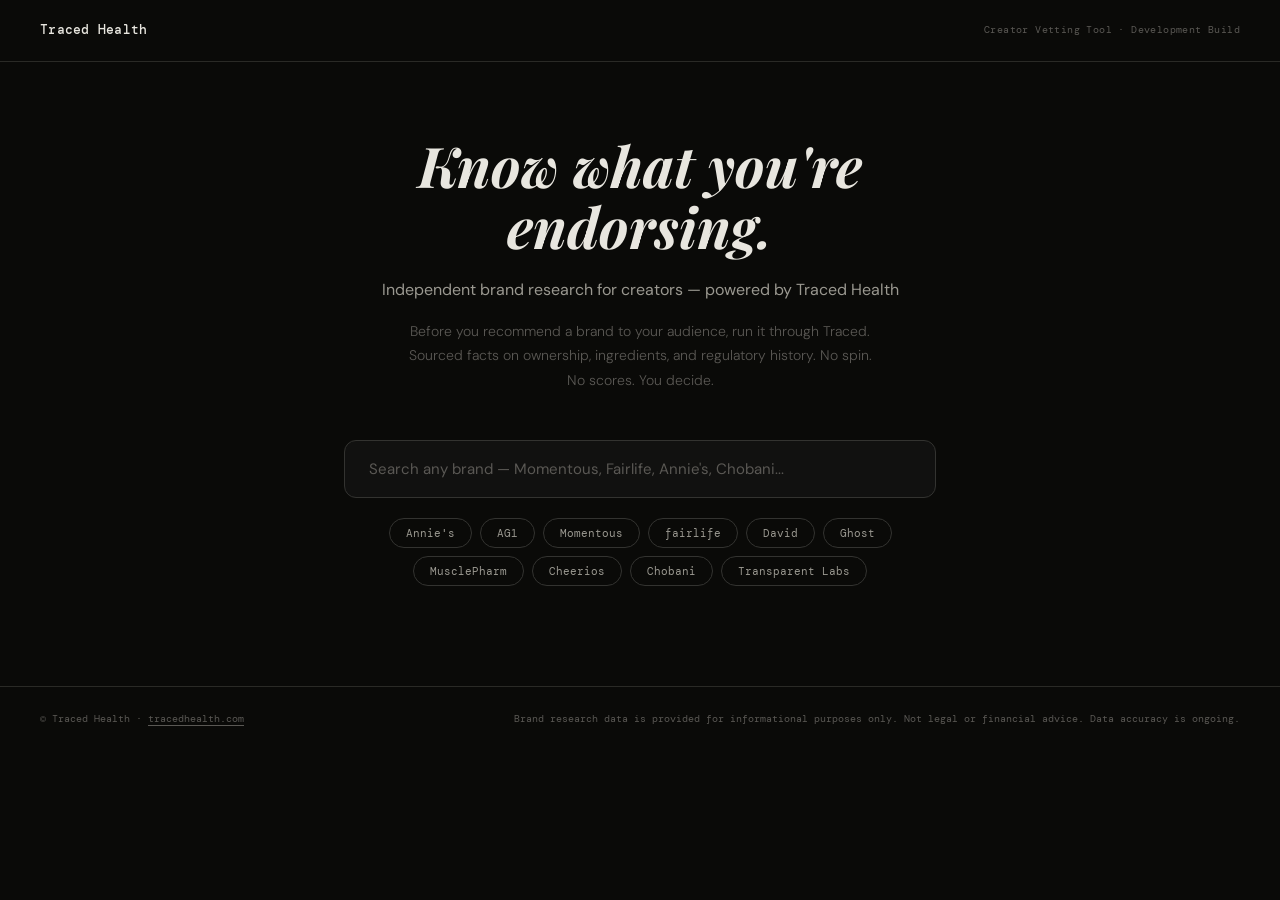
<file: influencer-vetting-tool.html>
<!DOCTYPE html>
<html lang="en">
<head>
<meta charset="UTF-8">
<meta name="viewport" content="width=device-width, initial-scale=1.0">
<title>Traced Health — Creator Vetting Tool</title>
<link href="https://fonts.googleapis.com/css2?family=Playfair+Display:ital,wght@0,400;0,700;0,900;1,400;1,700&family=DM+Mono:wght@300;400;500&family=DM+Sans:wght@300;400;500;600&display=swap" rel="stylesheet">
<style>
:root {
  --bg: #0a0a08;
  --surface: #111110;
  --surface2: #1a1a18;
  --border: #2a2a26;
  --border-light: #333330;
  --text: #e8e6df;
  --text-2: #9a9890;
  --text-3: #5a5854;
  --red: #e8412a;
  --yellow: #d4a017;
  --green: #3d9e5f;
}
*,*::before,*::after { box-sizing: border-box; margin: 0; padding: 0; }
html { scroll-behavior: smooth; }
body {
  background: var(--bg);
  color: var(--text);
  font-family: 'DM Sans', sans-serif;
  min-height: 100vh;
  line-height: 1.6;
}

/* ── Header ── */
.header {
  display: flex;
  align-items: center;
  justify-content: space-between;
  padding: 20px 40px;
  border-bottom: 1px solid var(--border);
}
.header-logo {
  font-family: 'DM Mono', monospace;
  font-size: 13px;
  font-weight: 500;
  color: var(--text);
  letter-spacing: .02em;
  text-decoration: none;
}
.header-label {
  font-family: 'DM Mono', monospace;
  font-size: 10px;
  color: var(--text-3);
  letter-spacing: .04em;
}

/* ── Hero ── */
.hero {
  max-width: 600px;
  margin: 72px auto 0;
  padding: 0 24px;
  text-align: center;
}
.hero-headline {
  font-family: 'Playfair Display', serif;
  font-size: clamp(36px, 5vw, 56px);
  font-weight: 700;
  font-style: italic;
  line-height: 1.1;
  margin-bottom: 20px;
  color: var(--text);
}
.hero-sub {
  font-family: 'DM Sans', sans-serif;
  font-size: 16px;
  font-weight: 400;
  color: var(--text-2);
  margin-bottom: 16px;
}
.hero-body {
  font-family: 'DM Sans', sans-serif;
  font-size: 14px;
  font-weight: 300;
  color: var(--text-3);
  max-width: 480px;
  margin: 0 auto 48px;
  line-height: 1.75;
}

/* ── Search ── */
.search-wrap {
  max-width: 640px;
  margin: 0 auto;
  padding: 0 24px;
  position: relative;
}
.search-input-row {
  position: relative;
}
.search-input {
  width: 100%;
  background: var(--surface);
  border: 1px solid var(--border-light);
  border-radius: 12px;
  padding: 18px 24px;
  font-family: 'DM Sans', sans-serif;
  font-size: 15px;
  font-weight: 400;
  color: var(--text);
  outline: none;
  transition: border-color .2s, box-shadow .2s;
}
.search-input::placeholder { color: var(--text-3); }
.search-input:focus {
  border-color: var(--text-2);
  box-shadow: 0 0 0 1px var(--border-light);
}
.search-dropdown {
  position: absolute;
  top: calc(100% + 6px);
  left: 0; right: 0;
  background: var(--surface);
  border: 1px solid var(--border-light);
  border-radius: 10px;
  overflow: hidden;
  z-index: 100;
  display: none;
}
.search-result-item {
  padding: 13px 20px;
  cursor: pointer;
  display: flex;
  justify-content: space-between;
  align-items: center;
  border-bottom: 1px solid var(--border);
  transition: background .12s;
}
.search-result-item:last-child { border-bottom: none; }
.search-result-item:hover { background: var(--surface2); }
.search-result-name {
  font-family: 'DM Sans', sans-serif;
  font-size: 14px;
  font-weight: 500;
  color: var(--text);
}
.search-result-meta {
  font-family: 'DM Mono', monospace;
  font-size: 10px;
  color: var(--text-3);
}
.pills {
  display: flex;
  flex-wrap: wrap;
  gap: 8px;
  justify-content: center;
  margin-top: 20px;
}
.pill {
  font-family: 'DM Mono', monospace;
  font-size: 11px;
  padding: 7px 16px;
  border-radius: 999px;
  border: 1px solid var(--border-light);
  color: var(--text-2);
  cursor: pointer;
  transition: border-color .15s, color .15s;
  background: none;
}
.pill:hover {
  border-color: var(--text-2);
  color: var(--text);
}

/* ── Report area ── */
.report-area {
  max-width: 700px;
  margin: 64px auto 100px;
  padding: 0 24px;
}

/* ── Loading ── */
.loading {
  text-align: center;
  padding: 60px 0;
  font-family: 'DM Mono', monospace;
  font-size: 13px;
  color: var(--text-3);
}
.loading-dots span {
  display: inline-block;
  width: 5px; height: 5px;
  border-radius: 50%;
  background: var(--text-3);
  margin: 0 3px;
  animation: pulse 1.2s ease-in-out infinite;
}
.loading-dots span:nth-child(2) { animation-delay: .2s; }
.loading-dots span:nth-child(3) { animation-delay: .4s; }
@keyframes pulse {
  0%, 80%, 100% { transform: scale(.6); opacity: .3; }
  40% { transform: scale(1); opacity: 1; }
}

/* ── Empty state ── */
.empty-state {
  text-align: center;
  padding: 60px 0;
  font-family: 'DM Sans', sans-serif;
}
.empty-state-title {
  font-size: 18px;
  font-weight: 500;
  color: var(--text-2);
  margin-bottom: 10px;
}
.empty-state-body {
  font-family: 'DM Mono', monospace;
  font-size: 12px;
  color: var(--text-3);
}
.empty-state-body a {
  color: var(--text-2);
  text-decoration: underline;
  text-underline-offset: 3px;
}

/* ── Report card ── */
.report { animation: fadein .3s ease; }
@keyframes fadein { from { opacity: 0; transform: translateY(8px); } to { opacity: 1; transform: translateY(0); } }

.report-block {
  border: 1px solid var(--border);
  border-radius: 14px;
  overflow: hidden;
  margin-bottom: 16px;
  background: var(--surface);
}

/* Block 1 — Brand Identity */
.brand-identity {
  padding: 32px 32px 28px;
}
.brand-name {
  font-family: 'Playfair Display', serif;
  font-size: 38px;
  font-weight: 700;
  color: var(--text);
  line-height: 1;
  margin-bottom: 12px;
}
.ownership-line {
  font-family: 'DM Mono', monospace;
  font-size: 12px;
  color: var(--text-3);
  margin-bottom: 12px;
}
.category-tag {
  display: inline-block;
  font-family: 'DM Mono', monospace;
  font-size: 10px;
  text-transform: uppercase;
  letter-spacing: .1em;
  color: var(--text-3);
  border: 1px solid var(--border-light);
  border-radius: 6px;
  padding: 3px 10px;
  margin-bottom: 20px;
}
.vetting-summary {
  font-family: 'DM Sans', sans-serif;
  font-size: 15px;
  font-style: italic;
  font-weight: 300;
  color: var(--text-2);
  line-height: 1.65;
}

/* Block 2 — Research Findings */
.block-header {
  padding: 18px 28px;
  border-bottom: 1px solid var(--border);
  display: flex;
  align-items: baseline;
  justify-content: space-between;
  gap: 12px;
}
.block-label {
  font-family: 'DM Mono', monospace;
  font-size: 10px;
  text-transform: uppercase;
  letter-spacing: .12em;
  color: var(--text-3);
}
.block-meta {
  font-family: 'DM Mono', monospace;
  font-size: 10px;
  color: var(--text-3);
}
.finding-card {
  padding: 22px 28px;
  border-bottom: 1px solid var(--border);
}
.finding-card:last-child { border-bottom: none; }
.finding-category {
  font-family: 'DM Mono', monospace;
  font-size: 10px;
  text-transform: uppercase;
  letter-spacing: .1em;
  color: var(--text-3);
  margin-bottom: 8px;
}
.finding-text {
  font-family: 'DM Sans', sans-serif;
  font-size: 14px;
  font-weight: 300;
  color: var(--text);
  line-height: 1.7;
  margin-bottom: 10px;
}
.finding-source {
  font-family: 'DM Mono', monospace;
  font-size: 11px;
  color: var(--text-3);
}
.finding-source a {
  color: var(--text-2);
  text-decoration: underline;
  text-underline-offset: 3px;
  text-decoration-style: dotted;
}
.finding-source a:hover { color: var(--text); }

/* Block 3 — Completeness */
.completeness-block {
  padding: 18px 28px;
  display: flex;
  align-items: center;
  gap: 12px;
}
.completeness-dot {
  width: 8px;
  height: 8px;
  border-radius: 50%;
  flex-shrink: 0;
}
.completeness-text {
  font-family: 'DM Mono', monospace;
  font-size: 11px;
  color: var(--text-3);
}

/* Block 4 — Copy & Share */
.share-header {
  padding: 18px 28px;
  border-bottom: 1px solid var(--border);
}
.share-buttons {
  padding: 24px 28px;
  display: flex;
  gap: 12px;
  flex-wrap: wrap;
}
.copy-btn {
  font-family: 'DM Mono', monospace;
  font-size: 11px;
  letter-spacing: .06em;
  padding: 11px 20px;
  border-radius: 8px;
  border: 1px solid var(--border-light);
  background: var(--surface2);
  color: var(--text-2);
  cursor: pointer;
  transition: background .15s, color .15s, border-color .15s;
  white-space: nowrap;
}
.copy-btn:hover {
  background: var(--border-light);
  color: var(--text);
  border-color: var(--text-3);
}
.copy-btn.copied {
  background: var(--green);
  border-color: var(--green);
  color: #fff;
}

/* ── Toast ── */
.toast {
  position: fixed;
  bottom: 32px;
  left: 50%;
  transform: translateX(-50%) translateY(20px);
  background: var(--surface2);
  border: 1px solid var(--border-light);
  border-radius: 8px;
  padding: 12px 24px;
  font-family: 'DM Mono', monospace;
  font-size: 12px;
  color: var(--text-2);
  opacity: 0;
  transition: opacity .2s, transform .2s;
  pointer-events: none;
  z-index: 999;
  white-space: nowrap;
}
.toast.show {
  opacity: 1;
  transform: translateX(-50%) translateY(0);
}

/* ── Footer ── */
.footer {
  border-top: 1px solid var(--border);
  padding: 24px 40px;
  display: flex;
  justify-content: space-between;
  align-items: center;
  gap: 20px;
  flex-wrap: wrap;
}
.footer-left, .footer-right {
  font-family: 'DM Mono', monospace;
  font-size: 10px;
  color: var(--text-3);
}
.footer-left a {
  color: var(--text-3);
  text-decoration: underline;
  text-underline-offset: 3px;
}

/* ── Responsive ── */
@media (max-width: 600px) {
  .header { padding: 16px 20px; }
  .hero { margin-top: 48px; }
  .hero-headline { font-size: 34px; }
  .search-wrap { padding: 0 16px; }
  .report-area { padding: 0 16px; }
  .brand-identity { padding: 24px 20px; }
  .block-header, .finding-card, .finding-card, .share-header { padding-left: 20px; padding-right: 20px; }
  .share-buttons { padding: 20px; flex-direction: column; }
  .copy-btn { width: 100%; text-align: center; }
  .footer { padding: 20px; flex-direction: column; gap: 8px; }
}
</style>
</head>
<body>

<!-- Header -->
<header class="header">
  <span class="header-logo">Traced Health</span>
  <span class="header-label">Creator Vetting Tool · Development Build</span>
</header>

<!-- Hero -->
<section class="hero">
  <h1 class="hero-headline">Know what you're endorsing.</h1>
  <p class="hero-sub">Independent brand research for creators — powered by Traced Health</p>
  <p class="hero-body">Before you recommend a brand to your audience, run it through Traced. Sourced facts on ownership, ingredients, and regulatory history. No spin. No scores. You decide.</p>
</section>

<!-- Search -->
<div class="search-wrap">
  <div class="search-input-row">
    <input
      type="text"
      class="search-input"
      id="search-input"
      placeholder="Search any brand — Momentous, Fairlife, Annie's, Chobani..."
      autocomplete="off"
      spellcheck="false"
    >
    <div class="search-dropdown" id="search-dropdown"></div>
  </div>
  <div class="pills" id="pills">
    <button class="pill" onclick="loadBrand('annies')">Annie's</button>
    <button class="pill" onclick="loadBrand('ag1')">AG1</button>
    <button class="pill" onclick="loadBrand('momentous')">Momentous</button>
    <button class="pill" onclick="loadBrand('fairlife')">fairlife</button>
    <button class="pill" onclick="loadBrand('david')">David</button>
    <button class="pill" onclick="loadBrand('ghost')">Ghost</button>
    <button class="pill" onclick="loadBrand('musclepharm')">MusclePharm</button>
    <button class="pill" onclick="loadBrand('cheerios')">Cheerios</button>
    <button class="pill" onclick="loadBrand('chobani')">Chobani</button>
    <button class="pill" onclick="loadBrand('transparent-labs')">Transparent Labs</button>
  </div>
</div>

<!-- Report area -->
<main class="report-area" id="report-area"></main>

<!-- Toast -->
<div class="toast" id="toast">Copied to clipboard</div>

<!-- Footer -->
<footer class="footer">
  <span class="footer-left">© Traced Health · <a href="https://tracedhealth.com" target="_blank">tracedhealth.com</a></span>
  <span class="footer-right">Brand research data is provided for informational purposes only. Not legal or financial advice. Data accuracy is ongoing.</span>
</footer>

<script>
const API = 'http://localhost:5001';
let _currentData = null;
let _debounce = null;

// ── Search input ──────────────────────────────────────────────────
const input = document.getElementById('search-input');
const dropdown = document.getElementById('search-dropdown');

input.addEventListener('input', () => {
  clearTimeout(_debounce);
  const q = input.value.trim();
  if (q.length < 2) { dropdown.style.display = 'none'; return; }
  _debounce = setTimeout(() => fetchSearch(q), 500);
});

input.addEventListener('keydown', (e) => {
  if (e.key === 'Enter') {
    dropdown.style.display = 'none';
    const q = input.value.trim();
    if (q) loadByQuery(q);
  }
  if (e.key === 'Escape') dropdown.style.display = 'none';
});

document.addEventListener('click', (e) => {
  if (!e.target.closest('.search-wrap')) dropdown.style.display = 'none';
});

function fetchSearch(q) {
  fetch(API + '/api/vet/search?q=' + encodeURIComponent(q))
    .then(r => r.json())
    .then(results => {
      if (!results.length) { dropdown.style.display = 'none'; return; }
      dropdown.innerHTML = '';
      results.forEach(b => {
        const item = document.createElement('div');
        item.className = 'search-result-item';
        item.innerHTML =
          '<span class="search-result-name">' + esc(b.name) + '</span>' +
          '<span class="search-result-meta">' + esc(b.category || b.parent_company || '') + '</span>';
        item.addEventListener('click', () => {
          input.value = b.name;
          dropdown.style.display = 'none';
          loadBrand(b.slug || toSlug(b.name));
        });
        dropdown.appendChild(item);
      });
      dropdown.style.display = 'block';
    })
    .catch(() => { dropdown.style.display = 'none'; });
}

function loadByQuery(q) {
  showLoading();
  fetch(API + '/api/vet/search?q=' + encodeURIComponent(q))
    .then(r => r.json())
    .then(results => {
      if (results.length) {
        loadBrand(results[0].slug || toSlug(results[0].name));
      } else {
        showEmpty(q);
      }
    })
    .catch(() => showEmpty(q));
}

function loadBrand(slug) {
  showLoading();
  input.value = input.value || slug;
  fetch(API + '/api/vet/' + encodeURIComponent(slug))
    .then(r => {
      if (r.status === 404) throw new Error('not_found');
      return r.json();
    })
    .then(data => {
      _currentData = data;
      renderReport(data);
    })
    .catch(err => {
      if (err.message === 'not_found') showEmpty(slug);
      else showError();
    });
}

// ── Render report ─────────────────────────────────────────────────
function renderReport(d) {
  const area = document.getElementById('report-area');

  // Block 1 — Brand Identity
  const catTag = d.category
    ? '<span class="category-tag">' + esc(d.category) + '</span>'
    : '';
  const ownerLine = d.parent_company.includes('Independent')
    ? 'Independent · ' + esc(d.parent_type)
    : 'Owned by ' + esc(d.parent_company) + ' · ' + esc(d.parent_type);

  const block1 =
    '<div class="report-block brand-identity">' +
    '<div class="brand-name">' + esc(d.brand) + '</div>' +
    '<div class="ownership-line">' + ownerLine + '</div>' +
    catTag +
    '<div class="vetting-summary">' + esc(d.vetting_summary) + '</div>' +
    '</div>';

  // Block 2 — Research Findings
  let findingsHTML = '';
  d.findings.forEach(f => {
    let sourceHTML;
    if (f.source_url) {
      const label = f.source_label || shortenUrl(f.source_url);
      sourceHTML = 'Source: <a href="' + esc(f.source_url) + '" target="_blank" rel="noopener">' + esc(label) + ' ↗</a>';
    } else {
      sourceHTML = '<span style="color:var(--text-3)">Source not on file</span>';
    }
    findingsHTML +=
      '<div class="finding-card">' +
      '<div class="finding-category">' + esc(f.category) + '</div>' +
      '<div class="finding-text">' + esc(f.text) + '</div>' +
      '<div class="finding-source">' + sourceHTML + '</div>' +
      '</div>';
  });

  const metaLine = d.findings_count + ' finding' + (d.findings_count !== 1 ? 's' : '') +
    ' · ' + d.sources_count + ' sourced · via Traced Health';

  const block2 =
    '<div class="report-block">' +
    '<div class="block-header">' +
    '<span class="block-label">Research Findings</span>' +
    '<span class="block-meta">' + esc(metaLine) + '</span>' +
    '</div>' +
    (findingsHTML || '<div class="finding-card"><div class="finding-text" style="color:var(--text-3)">No findings on file for this brand.</div></div>') +
    '</div>';

  // Block 3 — Data Completeness
  let dotColor, completenessMsg;
  if (d.data_completeness === 'full') {
    dotColor = 'var(--green)';
    completenessMsg = 'Research complete for this brand';
  } else if (d.data_completeness === 'partial') {
    dotColor = 'var(--yellow)';
    completenessMsg = 'Partial data — additional research in progress';
  } else {
    dotColor = 'var(--text-3)';
    completenessMsg = 'Limited data available. Full vetting report in development at Traced Health.';
  }

  const block3 =
    '<div class="report-block">' +
    '<div class="completeness-block">' +
    '<div class="completeness-dot" style="background:' + dotColor + '"></div>' +
    '<span class="completeness-text">' + esc(completenessMsg) + '</span>' +
    '</div>' +
    '</div>';

  // Block 4 — Copy & Share
  const block4 =
    '<div class="report-block">' +
    '<div class="block-header share-header">' +
    '<span class="block-label">Share This Research</span>' +
    '</div>' +
    '<div class="share-buttons">' +
    '<button class="copy-btn" id="btn-brief" onclick="copyBrief()">Copy Vetting Brief</button>' +
    '<button class="copy-btn" id="btn-caption" onclick="copyCaption()">Copy for Caption</button>' +
    '<button class="copy-btn" id="btn-stories" onclick="copyStories()">Copy for Stories</button>' +
    '</div>' +
    '</div>';

  area.innerHTML =
    '<div class="report">' +
    block1 + block2 + block3 + block4 +
    '<div style="margin-top:12px;text-align:center;font-family:DM Mono,monospace;font-size:10px;color:var(--text-3)">' +
    'Data provided by <a href="https://tracedhealth.com/brand/' + esc(d.slug) + '" target="_blank" style="color:var(--text-2);text-decoration:underline;text-underline-offset:3px">Traced Health</a>' +
    ' · Full research: <a href="https://tracedhealth.com/brand/' + esc(d.slug) + '" target="_blank" style="color:var(--text-2);text-decoration:underline;text-underline-offset:3px">tracedhealth.com/brand/' + esc(d.slug) + '</a>' +
    '</div>' +
    '</div>';
}

// ── Copy functions ────────────────────────────────────────────────
function copyBrief() {
  if (!_currentData) return;
  const d = _currentData;
  let text = '---\nBRAND VETTING BRIEF\nPowered by Traced Health · tracedhealth.com\n\n';
  text += 'Brand: ' + d.brand + '\n';
  text += 'Parent Company: ' + d.parent_company + ' (' + d.parent_type + ')\n';
  text += 'Category: ' + (d.category || 'N/A') + '\n\n';
  text += 'Overview: ' + d.vetting_summary + '\n\n';
  text += 'Research Findings:\n\n';
  d.findings.forEach(f => {
    text += '[' + f.category + ']\n';
    text += f.text + '\n';
    text += 'Source: ' + (f.source_url || 'Not on file') + '\n\n';
  });
  text += 'Data provided by Traced Health\n';
  text += 'Full brand research: tracedhealth.com/brand/' + d.slug + '\n---';
  copyToClipboard(text, 'btn-brief');
}

function copyCaption() {
  if (!_currentData) return;
  const d = _currentData;
  const bullets = d.findings.slice(0, 3).map(f => {
    let s = f.text;
    if (s.includes('. ')) s = s.split('. ')[0] + '.';
    if (s.length > 120) s = s.substring(0, 117) + '...';
    return '• ' + s;
  }).join('\n');
  const text =
    'I always vet brands before recommending them to you. ' +
    "Here's what @TracedHealth found on " + d.brand + ':\n\n' +
    bullets + '\n\n' +
    'Make your own call: tracedhealth.com/brand/' + d.slug + '\n\n' +
    '#BrandTransparency #TracedHealth #CreatorDueDiligence';
  copyToClipboard(text, 'btn-caption');
}

function copyStories() {
  if (!_currentData) return;
  const d = _currentData;
  const text =
    'I vetted ' + d.brand + ' before this partnership.\n' +
    'Research by @TracedHealth:\n\n' +
    d.vetting_summary + '\n\n' +
    'Full findings → tracedhealth.com/brand/' + d.slug;
  copyToClipboard(text, 'btn-stories');
}

function copyToClipboard(text, btnId) {
  navigator.clipboard.writeText(text).then(() => {
    const btn = document.getElementById(btnId);
    if (btn) {
      btn.classList.add('copied');
      btn.textContent = 'Copied ✓';
      setTimeout(() => {
        btn.classList.remove('copied');
        btn.textContent = btn.id === 'btn-brief' ? 'Copy Vetting Brief' :
                          btn.id === 'btn-caption' ? 'Copy for Caption' : 'Copy for Stories';
      }, 2000);
    }
    showToast();
  }).catch(() => {
    // Fallback for file:// context
    const ta = document.createElement('textarea');
    ta.value = text;
    ta.style.position = 'fixed';
    ta.style.opacity = '0';
    document.body.appendChild(ta);
    ta.select();
    document.execCommand('copy');
    document.body.removeChild(ta);
    const btn = document.getElementById(btnId);
    if (btn) {
      btn.classList.add('copied');
      btn.textContent = 'Copied ✓';
      setTimeout(() => {
        btn.classList.remove('copied');
        btn.textContent = btn.id === 'btn-brief' ? 'Copy Vetting Brief' :
                          btn.id === 'btn-caption' ? 'Copy for Caption' : 'Copy for Stories';
      }, 2000);
    }
    showToast();
  });
}

function showToast() {
  const t = document.getElementById('toast');
  t.classList.add('show');
  setTimeout(() => t.classList.remove('show'), 2400);
}

// ── State helpers ─────────────────────────────────────────────────
function showLoading() {
  document.getElementById('report-area').innerHTML =
    '<div class="loading">Pulling research data...' +
    '<div class="loading-dots" style="margin-top:16px">' +
    '<span></span><span></span><span></span>' +
    '</div></div>';
}

function showEmpty(query) {
  _currentData = null;
  document.getElementById('report-area').innerHTML =
    '<div class="empty-state">' +
    '<div class="empty-state-title">Not yet in the Traced database.</div>' +
    '<div class="empty-state-body">' +
    '<a href="https://tracedhealth.com" target="_blank">Request this brand →</a>' +
    '</div>' +
    '</div>';
}

function showError() {
  _currentData = null;
  document.getElementById('report-area').innerHTML =
    '<div class="empty-state">' +
    '<div class="empty-state-title">Could not connect to Traced.</div>' +
    '<div class="empty-state-body">Make sure the server is running at localhost:5001.</div>' +
    '</div>';
}

// ── Utilities ─────────────────────────────────────────────────────
function esc(s) {
  if (!s) return '';
  return String(s)
    .replace(/&/g, '&amp;')
    .replace(/</g, '&lt;')
    .replace(/>/g, '&gt;')
    .replace(/"/g, '&quot;')
    .replace(/'/g, '&#39;');
}

function toSlug(name) {
  return name.toLowerCase().replace(/[^a-z0-9]+/g, '-').replace(/^-|-$/g, '');
}

function shortenUrl(url) {
  try {
    const u = new URL(url);
    return u.hostname.replace('www.', '') + '...';
  } catch {
    return url.substring(0, 40) + '...';
  }
}
</script>
</body>
</html>
</file>
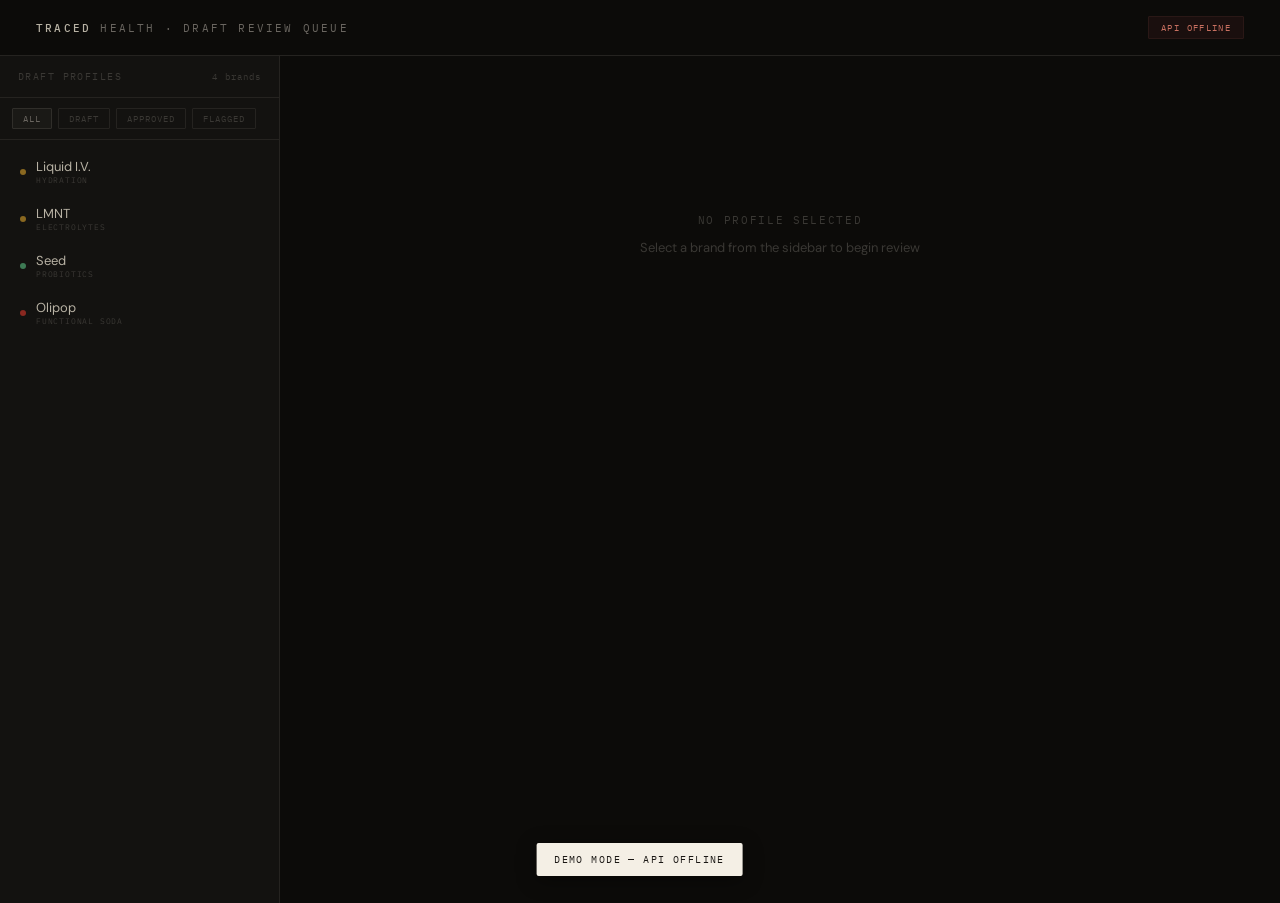
<file: review-queue.html>
<!DOCTYPE html>
<html lang="en">
<head>
<meta charset="UTF-8">
<meta name="viewport" content="width=device-width, initial-scale=1.0">
<title>Traced Health · Draft Review Queue</title>
<link href="https://fonts.googleapis.com/css2?family=IBM+Plex+Mono:wght@300;400;500&family=DM+Sans:wght@300;400;500&display=swap" rel="stylesheet">
<style>
*,*::before,*::after{box-sizing:border-box;margin:0;padding:0}
:root{
  --bg:#0c0b09;--surface:#131210;--surface2:#1a1916;--border:#252320;--border2:#302e2a;
  --ink:#f0ece2;--ink2:#b8b2a4;--ink3:#6a6660;--ink4:#3a3834;
  --green:#3d7a54;--green-bg:#0f2018;--green-border:#1a3826;
  --amber:#8a6820;--amber-bg:#1a1608;--amber-border:#2a2410;
  --red:#8a2820;--red-bg:#1a0f0e;--red-border:#2a1816;
  --mono:'IBM Plex Mono',monospace;--sans:'DM Sans',sans-serif;
}
html{scroll-behavior:smooth}
body{background:var(--bg);color:var(--ink);font-family:var(--sans);min-height:100vh;-webkit-font-smoothing:antialiased}

/* HEADER */
header{display:flex;align-items:center;justify-content:space-between;padding:16px 36px;border-bottom:1px solid var(--border);position:sticky;top:0;z-index:100;background:var(--bg)}
.logo{font-family:var(--mono);font-size:11px;letter-spacing:.2em;text-transform:uppercase;color:var(--ink3)}
.logo b{color:var(--ink2);font-weight:500}
.hright{display:flex;align-items:center;gap:16px}
.api-status{font-family:var(--mono);font-size:9px;letter-spacing:.15em;text-transform:uppercase;padding:5px 12px;border-radius:1px;border:1px solid var(--border2);color:var(--ink4)}
.api-status.ok{border-color:var(--green-border);color:var(--green);background:var(--green-bg)}
.api-status.err{border-color:var(--red-border);color:#c87060;background:var(--red-bg)}

/* LAYOUT */
.layout{display:grid;grid-template-columns:280px 1fr;min-height:calc(100vh - 53px)}

/* SIDEBAR */
.sidebar{border-right:1px solid var(--border);background:var(--surface);overflow-y:auto;max-height:calc(100vh - 53px);position:sticky;top:53px}
.sidebar-header{padding:14px 18px;border-bottom:1px solid var(--border);display:flex;justify-content:space-between;align-items:center}
.sidebar-title{font-family:var(--mono);font-size:9.5px;letter-spacing:.15em;text-transform:uppercase;color:var(--ink4)}
.sidebar-count{font-family:var(--mono);font-size:9px;letter-spacing:.12em;color:var(--ink4)}

.filter-row{padding:10px 12px;border-bottom:1px solid var(--border);display:flex;gap:6px;flex-wrap:wrap}
.filter-btn{font-family:var(--mono);font-size:8.5px;letter-spacing:.12em;text-transform:uppercase;padding:4px 10px;border-radius:1px;border:1px solid var(--border);background:transparent;color:var(--ink4);cursor:pointer;transition:all .12s}
.filter-btn:hover,.filter-btn.active{border-color:var(--border2);color:var(--ink3);background:var(--surface2)}
.filter-btn.f-draft.active{border-color:var(--amber-border);color:#c8a040;background:var(--amber-bg)}
.filter-btn.f-approved.active{border-color:var(--green-border);color:var(--green);background:var(--green-bg)}
.filter-btn.f-flagged.active{border-color:var(--red-border);color:#c87060;background:var(--red-bg)}

.brand-list{padding:8px 0}
.brand-item{padding:10px 18px;cursor:pointer;border-left:2px solid transparent;transition:all .12s;display:flex;align-items:center;gap:10px}
.brand-item:hover{background:var(--surface2)}
.brand-item.active{background:var(--surface2);border-left-color:var(--ink3)}
.brand-item-name{font-size:13px;font-weight:400;color:var(--ink2);flex:1}
.brand-item-cat{font-family:var(--mono);font-size:8px;letter-spacing:.1em;text-transform:uppercase;color:var(--ink4)}
.status-dot{width:6px;height:6px;border-radius:50%;flex-shrink:0}
.dot-draft{background:var(--amber)}
.dot-approved{background:var(--green)}
.dot-flagged{background:#8a2820}
.dot-minimal{background:var(--ink4)}

/* MAIN PANEL */
.main{padding:28px 36px;overflow-y:auto}

.empty-state{display:flex;flex-direction:column;align-items:center;justify-content:center;min-height:300px;gap:12px;color:var(--ink4)}
.empty-state-title{font-family:var(--mono);font-size:11px;letter-spacing:.15em;text-transform:uppercase}
.empty-state-sub{font-size:13px;color:var(--ink4)}

/* PROFILE HEADER */
.profile-top{display:flex;justify-content:space-between;align-items:flex-start;margin-bottom:24px;gap:16px;flex-wrap:wrap}
.profile-name{font-family:var(--mono);font-size:28px;font-weight:500;letter-spacing:-.01em;color:var(--ink)}
.profile-meta{font-family:var(--mono);font-size:10px;letter-spacing:.12em;text-transform:uppercase;color:var(--ink4);margin-top:6px;line-height:1.7}
.profile-meta strong{color:var(--ink3);font-weight:400}

.status-badge{font-family:var(--mono);font-size:9px;letter-spacing:.15em;text-transform:uppercase;padding:6px 14px;border-radius:1px;border:1px solid;flex-shrink:0}
.badge-draft{border-color:var(--amber-border);color:#c8a040;background:var(--amber-bg)}
.badge-approved{border-color:var(--green-border);color:var(--green);background:var(--green-bg)}
.badge-needs_research{border-color:var(--red-border);color:#c87060;background:var(--red-bg)}

/* SUMMARY */
.profile-summary{background:var(--surface);border:1px solid var(--border);border-radius:2px;padding:16px 18px;margin-bottom:20px;font-size:13px;font-style:italic;color:var(--ink3);line-height:1.6}

/* QUADRANTS */
.quadrants{display:grid;grid-template-columns:1fr 1fr;gap:12px;margin-bottom:20px}
.quad-card{background:var(--surface);border:1px solid var(--border);border-radius:2px;padding:16px 18px}
.quad-card.low-conf{border-color:#3a2a18}
.quad-label{font-family:var(--mono);font-size:8.5px;letter-spacing:.18em;text-transform:uppercase;color:var(--ink4);margin-bottom:8px;display:flex;justify-content:space-between;align-items:center}
.conf-badge{font-family:var(--mono);font-size:7.5px;letter-spacing:.1em;padding:2px 7px;border-radius:1px}
.conf-high{background:var(--green-bg);color:var(--green);border:1px solid var(--green-border)}
.conf-mid{background:var(--amber-bg);color:#c8a040;border:1px solid var(--amber-border)}
.conf-low{background:var(--red-bg);color:#c87060;border:1px solid var(--red-border)}

.quad-finding{font-size:12.5px;color:var(--ink2);font-weight:300;line-height:1.55;margin-bottom:8px}
.quad-share{font-family:var(--mono);font-size:10px;color:var(--ink3);padding:6px 10px;background:rgba(255,255,255,.025);border-radius:1px;margin-bottom:8px;letter-spacing:.02em}
.quad-share-label{font-size:8px;letter-spacing:.12em;text-transform:uppercase;color:var(--ink4);display:block;margin-bottom:3px}
.quad-source{font-family:var(--mono);font-size:9px;color:var(--ink4);text-decoration:none;border-bottom:1px solid var(--border);padding-bottom:1px;display:inline-flex;align-items:center;gap:3px;transition:color .12s}
.quad-source:hover{color:var(--ink3)}

/* REVIEW FLAGS */
.flags-section{margin-bottom:20px}
.flags-title{font-family:var(--mono);font-size:9px;letter-spacing:.15em;text-transform:uppercase;color:var(--ink4);margin-bottom:8px}
.flag-list{display:flex;flex-wrap:wrap;gap:6px}
.flag-tag{font-family:var(--mono);font-size:9px;letter-spacing:.1em;text-transform:uppercase;padding:4px 10px;border-radius:1px;background:var(--amber-bg);color:#c8a040;border:1px solid var(--amber-border)}

/* ACTION ROW */
.action-row{display:flex;gap:10px;padding:20px 0;border-top:1px solid var(--border);margin-top:8px;flex-wrap:wrap}
.action-btn{font-family:var(--mono);font-size:10px;letter-spacing:.12em;text-transform:uppercase;padding:11px 20px;border-radius:2px;border:1px solid;cursor:pointer;display:flex;align-items:center;gap:8px;transition:all .14s}
.action-btn svg{width:12px;height:12px;flex-shrink:0}
.btn-approve{border-color:var(--green-border);background:var(--green-bg);color:var(--green)}
.btn-approve:hover{background:#162a1e;border-color:#2a5a3a}
.btn-flag{border-color:var(--red-border);background:var(--red-bg);color:#c87060}
.btn-flag:hover{background:#241414}
.btn-research{border-color:var(--border2);background:var(--surface2);color:var(--ink3)}
.btn-research:hover{border-color:var(--ink4);color:var(--ink2)}

/* NOTES INPUT */
.notes-wrap{margin-bottom:16px}
.notes-label{font-family:var(--mono);font-size:9px;letter-spacing:.15em;text-transform:uppercase;color:var(--ink4);margin-bottom:6px}
.notes-input{width:100%;background:var(--surface);border:1px solid var(--border);border-radius:2px;padding:10px 14px;font-family:var(--sans);font-size:12.5px;color:var(--ink2);outline:none;resize:vertical;min-height:64px;line-height:1.55;transition:border-color .14s}
.notes-input:focus{border-color:var(--border2)}
.notes-input::placeholder{color:var(--ink4)}

/* RAW DATA TOGGLE */
.raw-toggle{font-family:var(--mono);font-size:9px;letter-spacing:.12em;text-transform:uppercase;color:var(--ink4);cursor:pointer;border:none;background:transparent;padding:0;margin-top:12px;display:flex;align-items:center;gap:6px;transition:color .12s}
.raw-toggle:hover{color:var(--ink3)}
.raw-data{display:none;margin-top:10px;background:var(--surface);border:1px solid var(--border);border-radius:2px;padding:14px;font-family:var(--mono);font-size:10px;color:var(--ink4);overflow-x:auto;white-space:pre-wrap;line-height:1.6;max-height:300px;overflow-y:auto}
.raw-data.show{display:block}

/* TOAST */
.toast{position:fixed;bottom:24px;left:50%;transform:translateX(-50%) translateY(12px);background:#f4efe5;color:#1a1714;font-family:var(--mono);font-size:9.5px;letter-spacing:.15em;text-transform:uppercase;padding:10px 18px;border-radius:2px;opacity:0;transition:all .25s cubic-bezier(.34,1.56,.64,1);pointer-events:none;z-index:999;box-shadow:0 4px 20px rgba(0,0,0,.4);white-space:nowrap}
.toast.on{opacity:1;transform:translateX(-50%) translateY(0)}

/* LOADING */
.loading-overlay{display:none;align-items:center;justify-content:center;min-height:200px}
.loading-overlay.on{display:flex}

@media(max-width:900px){
  .layout{grid-template-columns:1fr}
  .sidebar{max-height:none;position:relative;top:0}
  .quadrants{grid-template-columns:1fr}
}
</style>
</head>
<body>
<div class="toast" id="toast"></div>

<header>
  <div class="logo"><b>Traced</b> Health · Draft Review Queue</div>
  <div class="hright">
    <div class="api-status" id="apiStatus">Checking API…</div>
  </div>
</header>

<div class="layout">

  <!-- SIDEBAR -->
  <div class="sidebar">
    <div class="sidebar-header">
      <span class="sidebar-title">Draft Profiles</span>
      <span class="sidebar-count" id="sidebarCount">—</span>
    </div>
    <div class="filter-row">
      <button class="filter-btn f-all active" onclick="setFilter('all')">All</button>
      <button class="filter-btn f-draft" onclick="setFilter('draft')">Draft</button>
      <button class="filter-btn f-approved" onclick="setFilter('approved')">Approved</button>
      <button class="filter-btn f-flagged" onclick="setFilter('needs_research')">Flagged</button>
    </div>
    <div class="brand-list" id="brandList">
      <div style="padding:20px 18px;font-family:var(--mono);font-size:9.5px;letter-spacing:.12em;text-transform:uppercase;color:var(--ink4)">Loading drafts…</div>
    </div>
  </div>

  <!-- MAIN -->
  <div class="main" id="mainPanel">
    <div class="empty-state" id="emptyState">
      <div class="empty-state-title">No profile selected</div>
      <div class="empty-state-sub">Select a brand from the sidebar to begin review</div>
    </div>
    <div id="profileView" style="display:none"></div>
  </div>

</div>

<script>
const API = "http://localhost:5001";
let allDrafts = [];
let current = null;
let filterState = "all";

// ── INIT ─────────────────────────────────────────────────────────────────────
window.addEventListener("DOMContentLoaded", async () => {
  await checkApi();
  await loadDrafts();
});

async function checkApi() {
  const el = document.getElementById("apiStatus");
  try {
    const r = await fetch(API + "/api/health", { signal: AbortSignal.timeout(3000) });
    if (r.ok) {
      el.textContent = "API Connected";
      el.classList.add("ok");
    } else { throw new Error(); }
  } catch {
    el.textContent = "API Offline";
    el.classList.add("err");
    el.title = "Start Flask: cd ~/Desktop/traceddatabase && python3 traced_app.py";
  }
}

async function loadDrafts() {
  try {
    const r = await fetch(API + "/api/drafts");
    if (!r.ok) throw new Error("API not available");
    allDrafts = await r.json();
    renderSidebar();
  } catch (e) {
    // Demo mode — show placeholder brands when API offline
    allDrafts = DEMO_BRANDS;
    renderSidebar();
    showToast("Demo mode — API offline");
  }
}

// ── SIDEBAR ───────────────────────────────────────────────────────────────────
function setFilter(f) {
  filterState = f;
  document.querySelectorAll(".filter-btn").forEach(b => b.classList.remove("active"));
  document.querySelector(`.filter-btn.f-${f === "all" ? "all" : f === "draft" ? "draft" : f === "approved" ? "approved" : "flagged"}`).classList.add("active");
  renderSidebar();
}

function renderSidebar() {
  const filtered = filterState === "all" ? allDrafts
    : allDrafts.filter(b => b.review_status === filterState);

  document.getElementById("sidebarCount").textContent = filtered.length + " brands";

  const list = document.getElementById("brandList");
  list.innerHTML = "";

  if (!filtered.length) {
    list.innerHTML = '<div style="padding:20px 18px;font-family:var(--mono);font-size:9.5px;letter-spacing:.12em;text-transform:uppercase;color:var(--ink4)">None in this filter</div>';
    return;
  }

  filtered.forEach(b => {
    const div = document.createElement("div");
    div.className = "brand-item" + (current && current.slug === b.slug ? " active" : "");
    div.onclick = () => loadProfile(b.slug);
    const dotClass = b.review_status === "approved" ? "dot-approved"
      : b.review_status === "needs_research" ? "dot-flagged" : "dot-draft";
    div.innerHTML =
      '<div class="status-dot ' + dotClass + '"></div>' +
      '<div><div class="brand-item-name">' + b.name + '</div>' +
      '<div class="brand-item-cat">' + (b.category || "—") + '</div></div>';
    list.appendChild(div);
  });
}

// ── PROFILE ───────────────────────────────────────────────────────────────────
async function loadProfile(slug) {
  // Update sidebar active state
  document.querySelectorAll(".brand-item").forEach(el => el.classList.remove("active"));
  document.querySelectorAll(".brand-item").forEach(el => {
    const name = el.querySelector(".brand-item-name");
    const brand = allDrafts.find(b => b.slug === slug);
    if (brand && name && name.textContent === brand.name) el.classList.add("active");
  });

  try {
    let profile;
    if (document.getElementById("apiStatus").classList.contains("ok")) {
      const r = await fetch(API + "/api/drafts/" + slug);
      profile = await r.json();
    } else {
      profile = DEMO_BRANDS.find(b => b.slug === slug);
    }
    current = profile;
    renderProfile(profile);
  } catch (e) {
    showToast("Error loading profile");
  }
}

function renderProfile(p) {
  document.getElementById("emptyState").style.display = "none";
  const view = document.getElementById("profileView");
  view.style.display = "block";

  const statusClass = "badge-" + (p.review_status || "draft");
  const statusLabel = p.review_status === "approved" ? "Approved"
    : p.review_status === "needs_research" ? "Needs Research" : "Draft";

  const flags = (p.review_flags || []).map(f =>
    '<span class="flag-tag">' + f + '</span>'
  ).join("");

  const quads = (p.quadrants || []).map(q => {
    const conf = q.confidence || 0;
    const confClass = conf >= 0.7 ? "conf-high" : conf >= 0.4 ? "conf-mid" : "conf-low";
    const confLabel = conf >= 0.7 ? "High" : conf >= 0.4 ? "Medium" : "Low";
    const hasSource = q.sourceUrl && q.sourceUrl.length > 0;
    return `
      <div class="quad-card ${conf < 0.4 ? 'low-conf' : ''}">
        <div class="quad-label">
          ${q.label}
          <span class="conf-badge ${confClass}">${confLabel} conf · ${(conf * 100).toFixed(0)}%</span>
        </div>
        <div class="quad-finding">${q.finding || "—"}</div>
        <div class="quad-share">
          <span class="quad-share-label">Share finding</span>
          ${q.shareFind || "—"}
        </div>
        ${hasSource
          ? '<a class="quad-source" href="' + q.sourceUrl + '" target="_blank"><svg width="8" height="8" viewBox="0 0 12 12" fill="none" stroke="currentColor" stroke-width="1.5"><path d="M2 10 10 2M4 2h6v6"/></svg>' + q.sourceLabel + '</a>'
          : '<span class="quad-source" style="cursor:default;opacity:.5">' + (q.sourceLabel || "No source") + '</span>'
        }
      </div>
    `;
  }).join("");

  view.innerHTML = `
    <div class="profile-top">
      <div>
        <div class="profile-name">${p.name || "—"}</div>
        <div class="profile-meta">
          <strong>${p.parent || "—"}</strong> · ${p.parentType || "—"}<br>
          ${p.category || "—"} · <a href="${p.profileUrl || '#'}" target="_blank" style="color:var(--ink4);text-decoration:none">${p.profileUrl || "—"}</a>
        </div>
      </div>
      <span class="status-badge ${statusClass}">${statusLabel}</span>
    </div>

    <div class="profile-summary">${p.summary || "No summary generated."}</div>

    <div class="quadrants">${quads}</div>

    ${flags ? '<div class="flags-section"><div class="flags-title">Review flags</div><div class="flag-list">' + flags + '</div></div>' : ''}

    <div class="notes-wrap">
      <div class="notes-label">Reviewer notes</div>
      <textarea class="notes-input" id="reviewerNotes" placeholder="Add notes for this profile — what needs to be fixed, verified, or updated…">${p.reviewer_notes || ""}</textarea>
    </div>

    <div class="action-row">
      <button class="action-btn btn-approve" onclick="approveProfile()">
        <svg viewBox="0 0 20 20" fill="none" stroke="currentColor" stroke-width="2"><polyline points="4 10 8 14 16 6"/></svg>
        Approve Profile
      </button>
      <button class="action-btn btn-flag" onclick="flagProfile()">
        <svg viewBox="0 0 20 20" fill="none" stroke="currentColor" stroke-width="1.8"><path d="M4 4h12l-2 5 2 5H4V4z"/><path d="M4 4v14"/></svg>
        Needs Research
      </button>
      <button class="action-btn btn-research" onclick="openTracedProfile()">
        <svg viewBox="0 0 20 20" fill="none" stroke="currentColor" stroke-width="1.8"><path d="M10 2l8 16H2z"/><path d="M10 8v4M10 14v1"/></svg>
        View on Traced
      </button>
    </div>

    <button class="raw-toggle" onclick="toggleRaw()">
      <svg width="10" height="10" viewBox="0 0 20 20" fill="none" stroke="currentColor" stroke-width="1.8"><path d="M6 9l4 4 4-4"/></svg>
      Show raw research data
    </button>
    <div class="raw-data" id="rawData">${JSON.stringify(p._raw_research || {}, null, 2)}</div>
  `;
}

function toggleRaw() {
  const el = document.getElementById("rawData");
  el.classList.toggle("show");
}

// ── ACTIONS ───────────────────────────────────────────────────────────────────
async function approveProfile() {
  if (!current) return;
  const notes = document.getElementById("reviewerNotes").value;
  try {
    const r = await fetch(API + "/api/drafts/" + current.slug + "/approve", {
      method: "POST",
      headers: { "Content-Type": "application/json" },
      body: JSON.stringify({ reviewer_notes: notes })
    });
    if (r.ok) {
      current.review_status = "approved";
      allDrafts = allDrafts.map(b => b.slug === current.slug ? { ...b, review_status: "approved" } : b);
      renderSidebar();
      renderProfile(current);
      showToast("Profile approved ✓");
    } else {
      showToast("Error — check API");
    }
  } catch {
    // Demo mode
    current.review_status = "approved";
    allDrafts = allDrafts.map(b => b.slug === current.slug ? { ...b, review_status: "approved" } : b);
    renderSidebar();
    renderProfile(current);
    showToast("Demo: marked as approved");
  }
}

async function flagProfile() {
  if (!current) return;
  const notes = document.getElementById("reviewerNotes").value;
  const reason = notes || "Needs additional research";
  try {
    const r = await fetch(API + "/api/drafts/" + current.slug + "/flag", {
      method: "POST",
      headers: { "Content-Type": "application/json" },
      body: JSON.stringify({ reason, reviewer_notes: notes })
    });
    if (r.ok) {
      current.review_status = "needs_research";
      allDrafts = allDrafts.map(b => b.slug === current.slug ? { ...b, review_status: "needs_research" } : b);
      renderSidebar();
      renderProfile(current);
      showToast("Flagged for research");
    } else { showToast("Error — check API"); }
  } catch {
    current.review_status = "needs_research";
    allDrafts = allDrafts.map(b => b.slug === current.slug ? { ...b, review_status: "needs_research" } : b);
    renderSidebar();
    renderProfile(current);
    showToast("Demo: flagged");
  }
}

function openTracedProfile() {
  if (!current) return;
  window.open("https://tracedhealth.com/brand/" + current.slug, "_blank");
}

function showToast(msg) {
  const t = document.getElementById("toast");
  t.textContent = msg;
  t.classList.add("on");
  setTimeout(() => t.classList.remove("on"), 2400);
}

// ── DEMO DATA (shown when API offline) ────────────────────────────────────────
const DEMO_BRANDS = [
  {
    name: "Liquid I.V.", slug: "liquid-iv", category: "Hydration", review_status: "draft",
    parent: "Unilever", parentType: "Public — NYSE: UL",
    summary: "Liquid I.V. is a hydration multiplier brand acquired by Unilever in 2020, marketed on cellular transport technology claims.",
    profileUrl: "https://tracedhealth.com/brand/liquid-iv",
    reviewer_notes: "",
    review_flags: ["marketing", "clinical_claims"],
    quadrants: [
      { label: "Ownership & Structure", shareFind: "Acquired by Unilever in 2020.", finding: "Unilever acquired Liquid I.V. in 2020. Unilever's portfolio includes Hellmann's, Dove, and Ben & Jerry's.", sourceLabel: "Wikidata", sourceUrl: "", confidence: 0.85 },
      { label: "Ingredient Transparency", shareFind: "Research required.", finding: "Ingredient research in progress.", sourceLabel: "Open Food Facts", sourceUrl: "", confidence: 0.3 },
      { label: "Regulatory & Recalls", shareFind: "No FDA recalls found.", finding: "No FDA enforcement actions or recalls on file for Liquid I.V. as of 2025.", sourceLabel: "FDA Enforcement Database", sourceUrl: "https://www.fda.gov/safety/recalls-market-withdrawals-safety-alerts", confidence: 0.9 },
      { label: "Marketing & Endorsements", shareFind: "Cellular Transport Technology marketing claim.", finding: "Liquid I.V. markets via a 'Cellular Transport Technology' claim. The mechanism is based on WHO Oral Rehydration Solution formulation. Marketing research in progress.", sourceLabel: "Brand site", sourceUrl: "", confidence: 0.5 }
    ]
  },
  {
    name: "LMNT", slug: "lmnt", category: "Electrolytes", review_status: "draft",
    parent: "Elemental Labs (Independent)", parentType: "Private — Independent",
    summary: "LMNT is an independently operated electrolyte brand co-founded by Robb Wolf, built on a high-sodium ketogenic diet positioning.",
    profileUrl: "https://tracedhealth.com/brand/lmnt",
    reviewer_notes: "",
    review_flags: ["ownership_verification"],
    quadrants: [
      { label: "Ownership & Structure", shareFind: "Independent. Co-founded by Robb Wolf.", finding: "LMNT is operated by Elemental Labs as an independent company. Co-founded with Robb Wolf, a prominent paleo/keto diet author.", sourceLabel: "Crunchbase / brand site", sourceUrl: "", confidence: 0.75 },
      { label: "Ingredient Transparency", shareFind: "1000mg sodium. Full disclosure.", finding: "LMNT's flagship product contains 1000mg sodium, 200mg potassium, 60mg magnesium. No proprietary blends. Full ingredient and dose disclosure.", sourceLabel: "LMNT product label", sourceUrl: "https://drinklmnt.com", confidence: 0.9 },
      { label: "Regulatory & Recalls", shareFind: "No FDA actions found.", finding: "No FDA enforcement actions or recalls on file for LMNT/Elemental Labs as of 2025.", sourceLabel: "FDA Enforcement Database", sourceUrl: "https://www.fda.gov/safety/recalls-market-withdrawals-safety-alerts", confidence: 0.9 },
      { label: "Marketing & Endorsements", shareFind: "Heavy podcast affiliate model.", finding: "LMNT built distribution primarily through podcast affiliates and the keto/carnivore community. Robb Wolf's audience was the founding channel.", sourceLabel: "Brand origin story", sourceUrl: "", confidence: 0.7 }
    ]
  },
  {
    name: "Seed", slug: "seed", category: "Probiotics", review_status: "approved",
    parent: "Seed Health (Independent)", parentType: "Private — Independent",
    summary: "Seed is an independently operated science-focused probiotic brand, known for its DS-01 Daily Synbiotic and academic research partnerships.",
    profileUrl: "https://tracedhealth.com/brand/seed",
    reviewer_notes: "Confirmed independent. Strong research citations. Approved.",
    review_flags: [],
    quadrants: [
      { label: "Ownership & Structure", shareFind: "Independent. VC-backed, no acquisition.", finding: "Seed Health operates independently. Raised Series A funding. No acquisition history on file as of 2025.", sourceLabel: "Crunchbase", sourceUrl: "", confidence: 0.8 },
      { label: "Ingredient Transparency", shareFind: "53 strains. Viability testing published.", finding: "Seed's DS-01 contains 53.6 billion AFU from 24 strains. Third-party viability testing published. No proprietary blend opacity.", sourceLabel: "Seed product specifications", sourceUrl: "https://seed.com", confidence: 0.9 },
      { label: "Regulatory & Recalls", shareFind: "No FDA actions on file.", finding: "No FDA enforcement actions or recalls on file for Seed Health as of 2025.", sourceLabel: "FDA Enforcement Database", sourceUrl: "https://www.fda.gov/safety/recalls-market-withdrawals-safety-alerts", confidence: 0.9 },
      { label: "Marketing & Endorsements", shareFind: "Academic partnerships cited in marketing.", finding: "Seed cites research partnerships with academic institutions in its marketing. Clinical references are linked directly. No major FTC complaints on file.", sourceLabel: "Seed.com", sourceUrl: "https://seed.com/science", confidence: 0.75 }
    ]
  },
  {
    name: "Olipop", slug: "olipop", category: "Functional Soda", review_status: "needs_research",
    parent: "Olipop PBC (Independent)", parentType: "Private — VC-backed",
    summary: "Olipop is a VC-backed prebiotic soda brand positioning itself as a healthier alternative to conventional soda.",
    profileUrl: "https://tracedhealth.com/brand/olipop",
    reviewer_notes: "Need to verify celeb investors and recent funding round details.",
    review_flags: ["ownership", "marketing_claims"],
    quadrants: [
      { label: "Ownership & Structure", shareFind: "VC-backed. Celebrity investors. Research needed.", finding: "Olipop has raised significant VC funding. Celebrity investors include Camila Cabello and others. Ownership structure research in progress.", sourceLabel: "Crunchbase", sourceUrl: "", confidence: 0.5 },
      { label: "Ingredient Transparency", shareFind: "9g fiber. Prebiotic plant fiber blend.", finding: "Olipop contains 9g dietary fiber per can from cassava root, chicory root, Jerusalem artichoke, and other plant sources. Full ingredient disclosure.", sourceLabel: "Olipop product label", sourceUrl: "https://drinkolipop.com", confidence: 0.9 },
      { label: "Regulatory & Recalls", shareFind: "No FDA actions found.", finding: "No FDA enforcement actions on file for Olipop as of 2025.", sourceLabel: "FDA Enforcement Database", sourceUrl: "https://www.fda.gov/safety/recalls-market-withdrawals-safety-alerts", confidence: 0.9 },
      { label: "Marketing & Endorsements", shareFind: "Gut health claims. FTC review needed.", finding: "Olipop's marketing makes gut health and digestive benefit claims. Clinical support for these claims requires review against FTC substantiation standards.", sourceLabel: "Olipop.com", sourceUrl: "", confidence: 0.4 }
    ]
  }
];
</script>
</body>
</html>
</file>
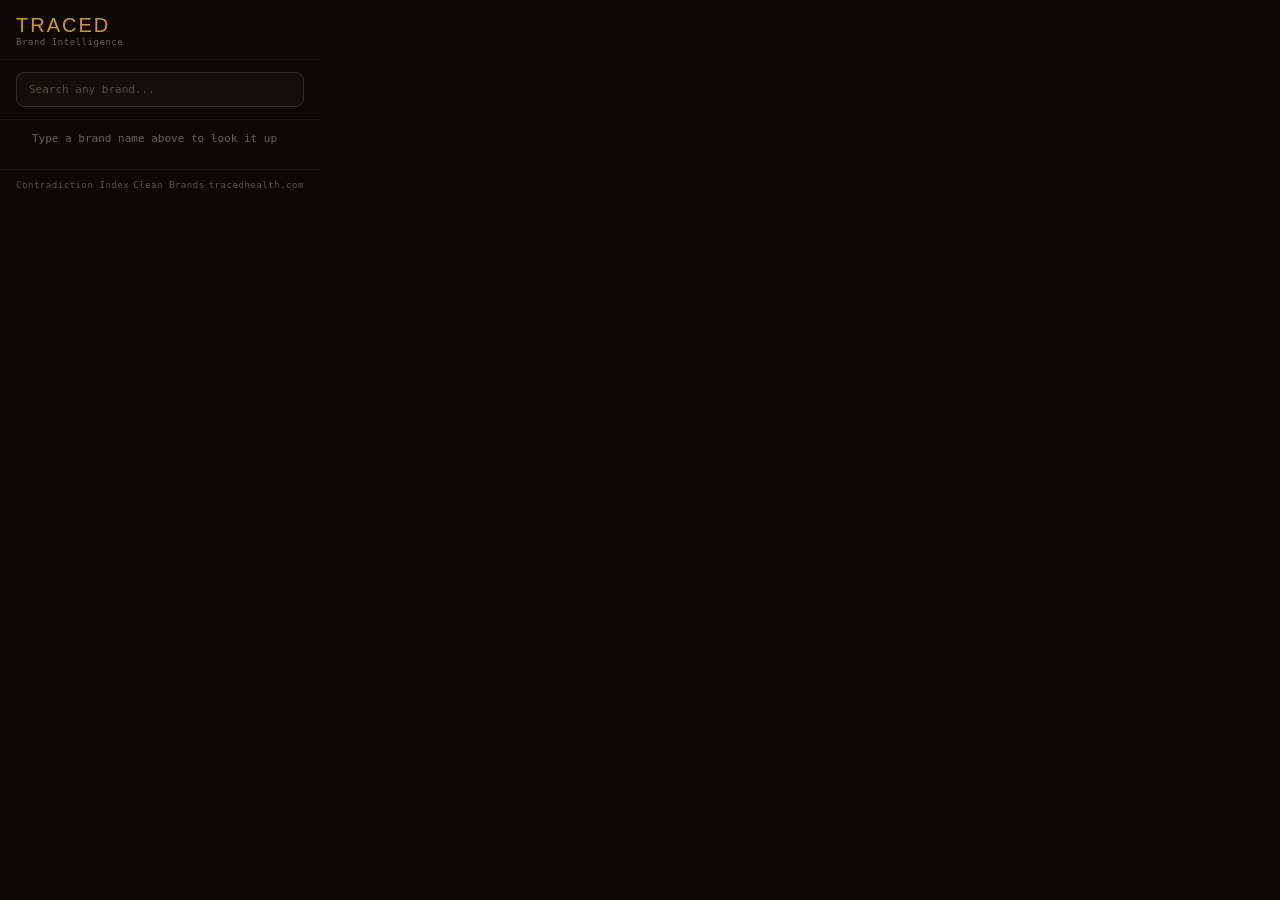
<file: chrome-extension/popup.html>
<!DOCTYPE html>
<html lang="en">
<head>
  <meta charset="UTF-8">
  <meta name="viewport" content="width=device-width, initial-scale=1.0">
  <title>Traced</title>
  <style>
    * { box-sizing: border-box; margin: 0; padding: 0; }
    body {
      width: 320px;
      min-height: 200px;
      background: #0a0906;
      color: #f0ead8;
      font-family: 'DM Mono', ui-monospace, monospace;
      font-size: 12px;
    }
    header {
      padding: 14px 16px 12px;
      border-bottom: 1px solid rgba(255,255,255,0.08);
      display: flex;
      align-items: center;
      justify-content: space-between;
    }
    .logo {
      font-family: 'Bebas Neue', sans-serif;
      font-size: 20px;
      letter-spacing: .1em;
      color: #d4952a;
    }
    .tagline { font-size: 9px; color: rgba(240,234,216,0.4); letter-spacing: .06em; }
    .search-wrap { padding: 12px 16px; border-bottom: 1px solid rgba(255,255,255,0.06); }
    input {
      width: 100%;
      background: #121009;
      border: 1px solid rgba(255,255,255,0.12);
      border-radius: 8px;
      padding: 10px 12px;
      font-family: inherit;
      font-size: 11px;
      color: #f0ead8;
      outline: none;
    }
    input:focus { border-color: #d4952a; }
    input::placeholder { color: rgba(240,234,216,0.3); }
    #result { padding: 0 16px 12px; }
    .brand-card {
      margin-top: 12px;
      border: 1px solid rgba(255,255,255,0.08);
      border-radius: 10px;
      padding: 14px;
    }
    .brand-name { font-size: 18px; font-weight: 700; margin-bottom: 4px; letter-spacing: .02em; }
    .brand-owner { font-size: 10px; color: #d4952a; margin-bottom: 10px; }
    .brand-owner.independent { color: #3a8a5a; }
    .score-row { display: flex; align-items: center; gap: 10px; margin-bottom: 8px; }
    .score { font-size: 28px; font-weight: 700; line-height: 1; }
    .bar-bg { flex: 1; background: rgba(255,255,255,0.06); border-radius: 3px; height: 3px; overflow: hidden; }
    .bar { height: 3px; border-radius: 3px; }
    .findings { font-size: 9px; color: rgba(240,234,216,0.5); line-height: 1.7; margin-bottom: 10px; }
    .finding { margin-bottom: 2px; }
    .card-actions { display: flex; gap: 8px; }
    .btn {
      flex: 1; text-align: center; padding: 7px 10px; border-radius: 6px;
      font-family: inherit; font-size: 9px; letter-spacing: .08em;
      text-transform: uppercase; cursor: pointer; text-decoration: none;
    }
    .btn-primary { background: #d4952a; color: #000; border: none; }
    .btn-secondary { background: rgba(255,255,255,0.06); color: rgba(240,234,216,0.6); border: 1px solid rgba(255,255,255,0.1); }
    .status { padding: 12px 16px; font-size: 11px; color: rgba(240,234,216,0.4); }
    footer {
      padding: 10px 16px;
      border-top: 1px solid rgba(255,255,255,0.06);
      display: flex;
      justify-content: space-between;
      align-items: center;
    }
    footer a { font-size: 9px; color: rgba(240,234,216,0.35); text-decoration: none; letter-spacing: .06em; }
    footer a:hover { color: #d4952a; }
    .page-brands { padding: 8px 16px 4px; }
    .page-brand-label { font-size: 8px; color: rgba(240,234,216,0.3); letter-spacing: .1em; text-transform: uppercase; margin-bottom: 6px; }
    .page-brand-chip {
      display: inline-block; margin: 3px 4px 3px 0;
      padding: 4px 10px; border-radius: 20px;
      border: 1px solid rgba(255,255,255,0.1);
      font-size: 10px; color: rgba(240,234,216,0.6);
      cursor: pointer;
    }
    .page-brand-chip:hover { border-color: #d4952a; color: #d4952a; }
  </style>
</head>
<body>
  <header>
    <div>
      <div class="logo">TRACED</div>
      <div class="tagline">Brand Intelligence</div>
    </div>
  </header>

  <div class="search-wrap">
    <input type="text" id="search-input" placeholder="Search any brand..." autocomplete="off">
  </div>

  <div id="page-brands-wrap" style="display:none">
    <div class="page-brands">
      <div class="page-brand-label">Detected on this page</div>
      <div id="page-brand-chips"></div>
    </div>
  </div>

  <div id="result">
    <div class="status">Type a brand name above to look it up</div>
  </div>

  <footer>
    <a href="https://tracedhealth.com/contradiction" target="_blank">Contradiction Index</a>
    <a href="https://tracedhealth.com/transparency" target="_blank">Clean Brands</a>
    <a href="https://tracedhealth.com" target="_blank">tracedhealth.com</a>
  </footer>

  <script src="popup.js"></script>
</body>
</html>
</file>
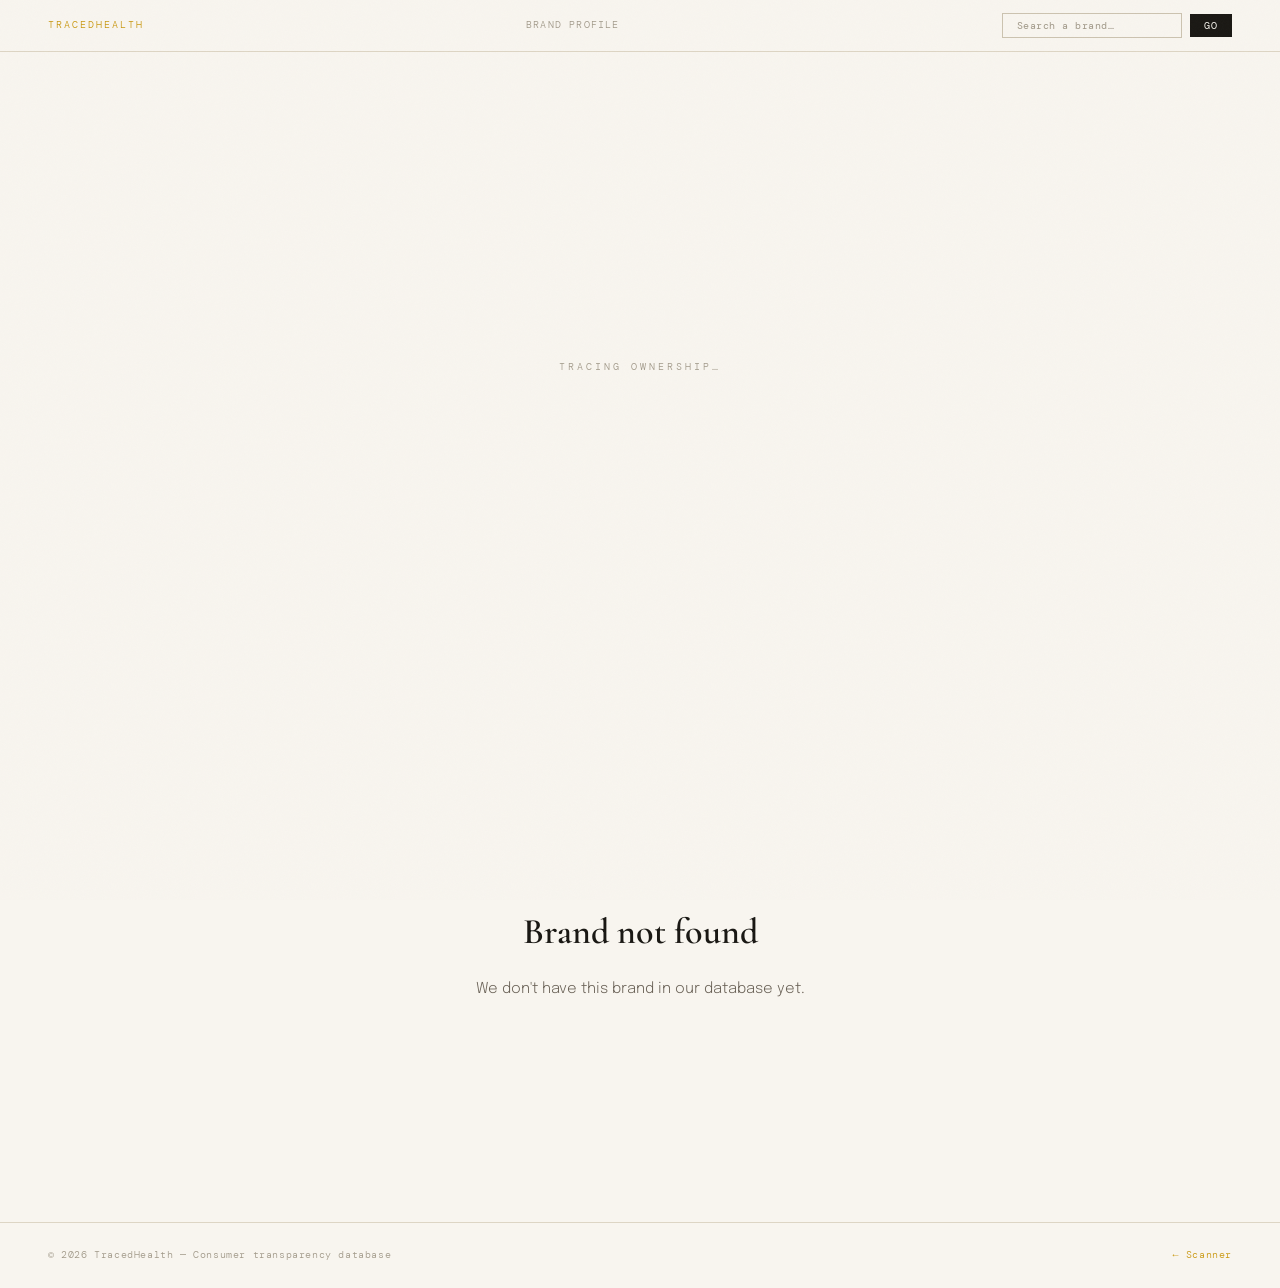
<file: static/brand-profile.html>
<!DOCTYPE html>
<html lang="en">
<head>
<meta charset="UTF-8">
<meta name="viewport" content="width=device-width, initial-scale=1.0">
<title id="pageTitle">Brand Profile — TracedHealth</title>
<meta name="description" id="pageDesc" content="Who really owns this brand?">
<meta property="og:title" id="ogTitle" content="Brand Profile — TracedHealth">
<meta property="og:description" id="ogDesc" content="">
<meta property="og:url" id="ogUrl" content="">
<meta property="og:site_name" content="TracedHealth">

<link rel="preconnect" href="https://fonts.googleapis.com">
<link href="https://fonts.googleapis.com/css2?family=Cormorant+Garamond:ital,wght@0,300;0,400;0,500;0,600;0,700;1,300;1,400;1,600&family=Epilogue:wght@300;400;500;600&family=DM+Mono:wght@300;400;500&display=swap" rel="stylesheet">

<style>
:root {
  --paper: #f8f5ef;
  --paper2: #f0ebe0;
  --paper3: #e6dfd2;
  --ink: #1a1814;
  --ink2: #3a3630;
  --mid: #6b6358;
  --dim: #a09888;
  --rule: #ddd5c4;
  --rule2: #ccc3b0;

  --red: #b83020;
  --red-light: #fdf1ee;
  --red-border: #ecc4bc;
  --red-mid: #d04030;

  --green: #2a6040;
  --green-light: #edf3ee;
  --green-border: #b0ccb8;

  --amber: #a06820;
  --amber-light: #fdf4e4;
  --amber-border: #e0c880;

  --gold: #c8960c;

  --serif: 'Cormorant Garamond', Georgia, serif;
  --sans: 'Epilogue', sans-serif;
  --mono: 'DM Mono', monospace;
}

* { margin: 0; padding: 0; box-sizing: border-box; }

html { scroll-behavior: smooth; }

body {
  background: var(--paper);
  color: var(--ink);
  font-family: var(--sans);
  font-weight: 300;
  line-height: 1.65;
  min-height: 100vh;
}

/* grain overlay */
body::before {
  content: '';
  position: fixed;
  inset: 0;
  pointer-events: none;
  z-index: 1000;
  opacity: 0.025;
  background-image: url("data:image/svg+xml,%3Csvg viewBox='0 0 256 256' xmlns='http://www.w3.org/2000/svg'%3E%3Cfilter id='noise'%3E%3CfeTurbulence type='fractalNoise' baseFrequency='0.9' numOctaves='4' stitchTiles='stitch'/%3E%3C/filter%3E%3Crect width='100%25' height='100%25' filter='url(%23noise)'/%3E%3C/svg%3E");
  background-size: 200px;
}

/* ── NAV ── */
nav {
  height: 52px;
  padding: 0 48px;
  display: flex;
  align-items: center;
  justify-content: space-between;
  border-bottom: 1px solid var(--rule);
  background: var(--paper);
  position: sticky;
  top: 0;
  z-index: 50;
}
.nav-logo { font-family: var(--mono); font-size: 10px; letter-spacing: 0.2em; color: var(--gold); text-decoration: none; text-transform: uppercase; }
.nav-center { font-family: var(--mono); font-size: 10px; color: var(--dim); letter-spacing: 0.12em; text-transform: uppercase; }
.nav-right { display: flex; align-items: center; gap: 8px; }
.nav-search {
  padding: 5px 14px;
  background: transparent;
  border: 1px solid var(--rule2);
  font-family: var(--mono);
  font-size: 10px;
  color: var(--ink);
  outline: none;
  width: 180px;
  letter-spacing: 0.05em;
}
.nav-search:focus { border-color: var(--ink2); }
.nav-search::placeholder { color: var(--dim); }
.nav-search-btn {
  padding: 5px 14px;
  background: var(--ink);
  color: var(--paper);
  font-family: var(--mono);
  font-size: 10px;
  letter-spacing: 0.12em;
  text-transform: uppercase;
  border: none;
  cursor: pointer;
  transition: opacity 0.15s;
}
.nav-search-btn:hover { opacity: 0.8; }

/* ── STATES ── */
.state { display: none; }
.state.active { display: block; }
#stateLoading { display: flex; align-items: center; justify-content: center; min-height: 70vh; }
.loading-text { font-family: var(--mono); font-size: 10px; letter-spacing: 0.3em; color: var(--dim); text-transform: uppercase; animation: breathe 2s ease-in-out infinite; }
@keyframes breathe { 0%,100%{opacity:0.3} 50%{opacity:1} }

#stateError { display: flex; flex-direction: column; align-items: center; justify-content: center; min-height: 60vh; gap: 16px; text-align: center; padding: 48px; }
.error-hed { font-family: var(--serif); font-size: 36px; font-weight: 600; }
.error-sub { font-size: 15px; color: var(--mid); }

/* ── ZONE RIBBON ── */
.zone-ribbon {
  padding: 10px 48px;
  display: flex;
  align-items: center;
  gap: 12px;
  border-bottom: 1px solid var(--rule);
  font-family: var(--mono);
  font-size: 10px;
  letter-spacing: 0.15em;
  text-transform: uppercase;
}
.zone-ribbon.red { background: var(--red-light); color: var(--red); border-bottom-color: var(--red-border); }
.zone-ribbon.green { background: var(--green-light); color: var(--green); border-bottom-color: var(--green-border); }
.zone-ribbon.yellow { background: var(--amber-light); color: var(--amber); border-bottom-color: var(--amber-border); }
.zone-ribbon-dot { width: 8px; height: 8px; border-radius: 50%; background: currentColor; flex-shrink: 0; }
.zone-ribbon-sep { margin-left: auto; opacity: 0.5; }

/* ── HERO ── */
.hero {
  padding: 72px 48px 64px;
  max-width: 1080px;
  margin: 0 auto;
  display: grid;
  grid-template-columns: 1fr 280px;
  gap: 80px;
  align-items: start;
  border-bottom: 1px solid var(--rule);
}

.hero-left {}

.hero-kicker {
  font-family: var(--mono);
  font-size: 10px;
  letter-spacing: 0.25em;
  color: var(--dim);
  text-transform: uppercase;
  margin-bottom: 16px;
  display: flex;
  align-items: center;
  gap: 8px;
}
.hero-kicker-tag {
  padding: 2px 8px;
  border: 1px solid var(--amber-border);
  background: var(--amber-light);
  color: var(--amber);
  font-size: 9px;
}

.hero-name {
  font-family: var(--serif);
  font-size: clamp(64px, 9vw, 112px);
  font-weight: 700;
  line-height: 0.9;
  letter-spacing: -0.02em;
  margin-bottom: 28px;
  color: var(--ink);
}

/* THE TRACED SENTENCE — most important element */
.traced-sentence {
  font-family: var(--serif);
  font-size: clamp(18px, 2.2vw, 22px);
  font-weight: 400;
  font-style: italic;
  color: var(--ink2);
  line-height: 1.55;
  max-width: 560px;
  padding: 20px 0 20px 24px;
  border-left: 2px solid var(--rule2);
  margin-bottom: 32px;
}

.hero-timeline {
  display: flex;
  align-items: center;
  gap: 0;
  flex-wrap: wrap;
}

.timeline-node {
  display: flex;
  align-items: center;
  gap: 8px;
  font-family: var(--mono);
  font-size: 10px;
  letter-spacing: 0.08em;
  color: var(--mid);
}
.timeline-node strong { color: var(--ink); font-weight: 500; font-size: 12px; }
.timeline-arrow {
  padding: 0 12px;
  color: var(--rule2);
  font-size: 16px;
}
.timeline-node.acquisition strong { color: var(--red); }

/* HERO RIGHT — zone card */
.hero-right {}

.zone-card {
  border: 1px solid var(--rule);
  background: white;
  overflow: hidden;
}

.zone-card-top {
  padding: 24px;
  text-align: center;
  border-bottom: 1px solid var(--rule);
}
.zone-card-top.red { background: var(--red-light); }
.zone-card-top.green { background: var(--green-light); }
.zone-card-top.yellow { background: var(--amber-light); }

.zone-card-icon { font-size: 40px; margin-bottom: 8px; line-height: 1; }
.zone-card-label {
  font-family: var(--mono);
  font-size: 11px;
  letter-spacing: 0.2em;
  text-transform: uppercase;
  font-weight: 500;
}
.zone-card-label.red { color: var(--red); }
.zone-card-label.green { color: var(--green); }
.zone-card-label.yellow { color: var(--amber); }

.zone-card-body { padding: 20px; }

.zone-fact {
  display: flex;
  justify-content: space-between;
  align-items: baseline;
  padding: 8px 0;
  border-bottom: 1px solid var(--rule);
  gap: 8px;
}
.zone-fact:last-child { border-bottom: none; padding-bottom: 0; }
.zone-fact-key { font-family: var(--mono); font-size: 9px; letter-spacing: 0.1em; text-transform: uppercase; color: var(--dim); }
.zone-fact-val { font-size: 13px; font-weight: 500; color: var(--ink); text-align: right; }
.zone-fact-val.red { color: var(--red); }
.zone-fact-val.green { color: var(--green); }

.zone-card-share { padding: 16px 20px; border-top: 1px solid var(--rule); display: flex; flex-direction: column; gap: 8px; }

.share-btn {
  width: 100%;
  padding: 11px;
  font-family: var(--mono);
  font-size: 10px;
  letter-spacing: 0.12em;
  text-transform: uppercase;
  border: none;
  cursor: pointer;
  display: flex;
  align-items: center;
  justify-content: center;
  gap: 8px;
  transition: opacity 0.15s;
  font-weight: 400;
}
.share-btn:hover { opacity: 0.8; }
.share-btn.dark { background: var(--ink); color: var(--paper); }
.share-btn.green-btn { background: var(--green); color: white; }
.share-btn.copied { background: var(--green) !important; }

.caption-panel {
  display: none;
  flex-direction: column;
  gap: 8px;
  padding-top: 8px;
  border-top: 1px solid var(--rule);
  margin-top: 4px;
}
.caption-panel.open { display: flex; }
.caption-text {
  font-family: var(--mono);
  font-size: 10px;
  line-height: 1.65;
  color: var(--mid);
  background: var(--paper2);
  padding: 12px;
  border: 1px solid var(--rule);
  letter-spacing: 0.02em;
  white-space: pre-wrap;
}
.copy-cap-btn {
  padding: 9px;
  background: var(--green);
  color: white;
  font-family: var(--mono);
  font-size: 9px;
  letter-spacing: 0.15em;
  text-transform: uppercase;
  border: none;
  cursor: pointer;
  width: 100%;
}

/* ── BODY ── */
.body-wrap {
  max-width: 1080px;
  margin: 0 auto;
  padding: 64px 48px 120px;
}

/* ── NARRATIVE SECTIONS ── */
.narrative-section {
  margin-bottom: 72px;
  padding-bottom: 72px;
  border-bottom: 1px solid var(--rule);
  opacity: 0;
  transform: translateY(16px);
  transition: opacity 0.6s ease, transform 0.6s ease;
}
.narrative-section.visible { opacity: 1; transform: none; }
.narrative-section:last-child { border-bottom: none; }

.section-label {
  font-family: var(--mono);
  font-size: 9px;
  letter-spacing: 0.3em;
  color: var(--dim);
  text-transform: uppercase;
  margin-bottom: 12px;
  display: flex;
  align-items: center;
  gap: 12px;
}
.section-label::before { content: ''; width: 20px; height: 1px; background: var(--rule2); display: block; }

.section-hed {
  font-family: var(--serif);
  font-size: clamp(28px, 3.5vw, 40px);
  font-weight: 600;
  line-height: 1.15;
  letter-spacing: -0.01em;
  color: var(--ink);
  margin-bottom: 20px;
}

.section-intro {
  font-size: 16px;
  color: var(--mid);
  line-height: 1.7;
  max-width: 640px;
  margin-bottom: 32px;
}

/* ── ORIGIN STORY ── */
.origin-grid {
  display: grid;
  grid-template-columns: 1fr 1fr;
  gap: 2px;
  background: var(--rule);
  margin-bottom: 24px;
}

.origin-cell {
  background: var(--paper);
  padding: 28px 32px;
}

.origin-cell-label {
  font-family: var(--mono);
  font-size: 9px;
  letter-spacing: 0.2em;
  color: var(--dim);
  text-transform: uppercase;
  margin-bottom: 10px;
}

.origin-cell-text {
  font-family: var(--serif);
  font-size: 17px;
  font-weight: 400;
  line-height: 1.6;
  color: var(--ink2);
}

.origin-cell.highlight { background: var(--paper2); }

/* ── OWNERSHIP SECTION ── */
.ownership-flow {
  display: flex;
  flex-direction: column;
  gap: 2px;
  background: var(--rule);
  margin-bottom: 24px;
}

.flow-step {
  background: var(--paper);
  padding: 24px 32px;
  display: grid;
  grid-template-columns: 48px 1fr auto;
  gap: 20px;
  align-items: center;
}

.flow-step.acquisition-step { background: var(--red-light); }
.flow-step.independent-step { background: var(--green-light); }

.flow-num {
  font-family: var(--serif);
  font-size: 36px;
  font-weight: 700;
  color: var(--rule2);
  line-height: 1;
  text-align: center;
}

.flow-content {}
.flow-role { font-family: var(--mono); font-size: 9px; letter-spacing: 0.2em; color: var(--dim); text-transform: uppercase; margin-bottom: 4px; }
.flow-name { font-size: 18px; font-weight: 500; color: var(--ink); line-height: 1.2; margin-bottom: 2px; }
.flow-detail { font-size: 13px; color: var(--mid); }

.flow-badge {
  font-family: var(--mono);
  font-size: 10px;
  letter-spacing: 0.1em;
  text-transform: uppercase;
  padding: 6px 12px;
  border: 1px solid currentColor;
  white-space: nowrap;
}
.flow-badge.red { color: var(--red); border-color: var(--red-border); background: var(--red-light); }
.flow-badge.green { color: var(--green); border-color: var(--green-border); background: var(--green-light); }
.flow-badge.neutral { color: var(--mid); border-color: var(--rule); }

/* ── WHAT THIS MEANS ── */
.context-cards {
  display: grid;
  grid-template-columns: repeat(3, 1fr);
  gap: 2px;
  background: var(--rule);
  margin-bottom: 24px;
}

.context-card {
  background: var(--paper);
  padding: 28px 24px;
}

.context-card-num {
  font-family: var(--serif);
  font-size: 52px;
  font-weight: 700;
  line-height: 1;
  margin-bottom: 8px;
}
.context-card-num.red { color: var(--red); }
.context-card-num.amber { color: var(--amber); }
.context-card-num.ink { color: var(--ink2); }

.context-card-label {
  font-family: var(--mono);
  font-size: 10px;
  letter-spacing: 0.1em;
  text-transform: uppercase;
  color: var(--mid);
  margin-bottom: 10px;
}

.context-card-text {
  font-size: 13px;
  color: var(--mid);
  line-height: 1.6;
}

/* ── LOBBYING VISUAL ── */
.lobbying-visual {
  background: var(--paper2);
  border: 1px solid var(--rule);
  padding: 32px;
  margin-bottom: 16px;
}

.lobbying-headline {
  font-family: var(--serif);
  font-size: clamp(20px, 2.5vw, 28px);
  font-weight: 600;
  line-height: 1.3;
  color: var(--ink);
  margin-bottom: 20px;
  max-width: 560px;
}

.lobbying-bar-wrap { }
.lobbying-bar-meta {
  display: flex;
  justify-content: space-between;
  font-family: var(--mono);
  font-size: 10px;
  color: var(--dim);
  letter-spacing: 0.08em;
  margin-bottom: 10px;
}
.lobbying-bar-meta span { color: var(--red); font-weight: 500; font-size: 12px; }
.lobbying-track {
  height: 3px;
  background: var(--rule);
  margin-bottom: 20px;
}
.lobbying-fill {
  height: 100%;
  background: var(--red);
  width: 0;
  transition: width 1.2s cubic-bezier(0.4, 0, 0.2, 1);
}
.lobbying-issues {
  font-size: 14px;
  color: var(--mid);
  line-height: 1.65;
  padding-top: 16px;
  border-top: 1px solid var(--rule);
}

/* ── FORMULA DRIFT ── */
.drift-grid {
  display: grid;
  grid-template-columns: 1fr 1fr;
  gap: 2px;
  background: var(--rule);
  margin-bottom: 16px;
}
.drift-cell {
  background: var(--paper);
  padding: 24px 28px;
}
.drift-cell.flagged { background: var(--red-light); }
.drift-cell.clean { background: var(--green-light); }
.drift-indicator-row {
  display: flex;
  align-items: center;
  gap: 10px;
  margin-bottom: 8px;
}
.drift-dot { width: 10px; height: 10px; border-radius: 50%; flex-shrink: 0; }
.drift-dot.red { background: var(--red); }
.drift-dot.green { background: var(--green); }
.drift-dot.grey { background: var(--dim); }
.drift-status { font-family: var(--mono); font-size: 10px; letter-spacing: 0.12em; text-transform: uppercase; }
.drift-status.red { color: var(--red); }
.drift-status.green { color: var(--green); }
.drift-status.grey { color: var(--dim); }
.drift-detail { font-size: 13px; color: var(--mid); line-height: 1.55; }

/* ── WHAT YOU CAN DO ── */
.action-strip {
  background: var(--green-light);
  border: 1px solid var(--green-border);
  padding: 32px;
  display: grid;
  grid-template-columns: 1fr auto;
  gap: 32px;
  align-items: center;
  margin-bottom: 16px;
}
.action-strip-text {}
.action-strip-label { font-family: var(--mono); font-size: 9px; letter-spacing: 0.25em; color: var(--green); text-transform: uppercase; margin-bottom: 8px; }
.action-strip-hed { font-family: var(--serif); font-size: 22px; font-weight: 600; color: var(--ink); margin-bottom: 6px; }
.action-strip-sub { font-size: 14px; color: var(--mid); line-height: 1.55; }
.action-strip-btn {
  padding: 14px 28px;
  background: var(--green);
  color: white;
  font-family: var(--mono);
  font-size: 10px;
  letter-spacing: 0.15em;
  text-transform: uppercase;
  border: none;
  cursor: pointer;
  white-space: nowrap;
  text-decoration: none;
  display: inline-block;
  transition: opacity 0.15s;
}
.action-strip-btn:hover { opacity: 0.85; }

.swap-list { display: flex; flex-direction: column; gap: 6px; }
.swap-item {
  display: flex;
  align-items: center;
  gap: 12px;
  padding: 14px 20px;
  background: white;
  border: 1px solid var(--green-border);
  text-decoration: none;
  transition: border-color 0.15s, background 0.15s;
}
.swap-item:hover { border-color: var(--green); background: var(--green-light); }
.swap-dot { width: 8px; height: 8px; border-radius: 50%; background: var(--green); flex-shrink: 0; }
.swap-name { font-size: 14px; color: var(--green); font-weight: 500; flex: 1; }
.swap-tag { font-family: var(--mono); font-size: 9px; color: var(--dim); letter-spacing: 0.1em; text-transform: uppercase; }
.swap-arrow { color: var(--green); font-size: 14px; }

/* ── SCORECARD ── */
.score-grid {
  display: flex;
  flex-direction: column;
  gap: 6px;
}
.score-row {
  display: grid;
  grid-template-columns: 200px 1fr 48px;
  align-items: center;
  gap: 16px;
  padding: 10px 0;
  border-bottom: 1px solid var(--rule);
}
.score-row:last-child { border-bottom: none; }
.score-dim { font-family: var(--mono); font-size: 10px; letter-spacing: 0.06em; color: var(--mid); text-transform: uppercase; }
.score-track { height: 3px; background: var(--paper3); }
.score-fill { height: 100%; transition: width 1s ease 0.3s; }
.score-fill.red { background: var(--red); }
.score-fill.green { background: var(--green); }
.score-fill.yellow { background: var(--amber); }
.score-tag { font-family: var(--mono); font-size: 9px; letter-spacing: 0.1em; text-transform: uppercase; text-align: right; font-weight: 500; }
.score-tag.red { color: var(--red); }
.score-tag.green { color: var(--green); }
.score-tag.yellow { color: var(--amber); }

/* ── FOOTER ── */
footer {
  border-top: 1px solid var(--rule);
  padding: 24px 48px;
  display: flex;
  justify-content: space-between;
  align-items: center;
  background: var(--paper);
}
footer span { font-family: var(--mono); font-size: 10px; color: var(--dim); letter-spacing: 0.06em; }
footer a { font-family: var(--mono); font-size: 10px; color: var(--gold); text-decoration: none; letter-spacing: 0.06em; }

/* ── RESPONSIVE ── */
@media (max-width: 860px) {
  nav { padding: 0 20px; }
  .nav-center { display: none; }
  .zone-ribbon { padding: 10px 20px; }
  .hero { grid-template-columns: 1fr; gap: 40px; padding: 48px 20px 40px; }
  .hero-right { order: -1; }
  .body-wrap { padding: 40px 20px 80px; }
  .origin-grid, .drift-grid, .context-cards { grid-template-columns: 1fr; }
  .flow-step { grid-template-columns: 32px 1fr; }
  .flow-badge { display: none; }
  .action-strip { grid-template-columns: 1fr; gap: 16px; }
  .score-row { grid-template-columns: 140px 1fr 40px; }
}
</style>
</head>
<body>

<nav>
  <a href="https://traceddatabase.onrender.com" class="nav-logo">TracedHealth</a>
  <span class="nav-center" id="navCenter">Brand Profile</span>
  <div class="nav-right">
    <input class="nav-search" id="navSearch" type="text" placeholder="Search a brand…" onkeydown="if(event.key==='Enter')goSearch()" />
    <button class="nav-search-btn" onclick="goSearch()">Go</button>
  </div>
</nav>

<!-- LOADING -->
<div id="stateLoading" class="state active">
  <div class="loading-text">Tracing ownership…</div>
</div>

<!-- ERROR -->
<div id="stateError" class="state">
  <div class="error-hed">Brand not found</div>
  <div class="error-sub">We don't have this brand in our database yet.</div>
</div>

<!-- CONTENT -->
<div id="stateContent" class="state">

  <!-- ZONE RIBBON -->
  <div class="zone-ribbon" id="zoneRibbon">
    <div class="zone-ribbon-dot"></div>
    <span id="zoneRibbonText"></span>
    <span class="zone-ribbon-sep" id="zoneRibbonSep"></span>
  </div>

  <!-- HERO -->
  <div class="hero">
    <div class="hero-left">
      <div class="hero-kicker">
        <span id="heroCategory"></span>
        <span class="hero-kicker-tag" id="heroWatchTag" style="display:none">⚠ Watch List</span>
      </div>
      <h1 class="hero-name" id="heroName"></h1>
      <div class="traced-sentence" id="tracedSentence"></div>
      <div class="hero-timeline" id="heroTimeline"></div>
    </div>

    <div class="hero-right">
      <div class="zone-card">
        <div class="zone-card-top" id="zoneCardTop">
          <div class="zone-card-icon" id="zoneCardIcon"></div>
          <div class="zone-card-label" id="zoneCardLabel"></div>
        </div>
        <div class="zone-card-body">
          <div id="zoneCardFacts"></div>
        </div>
        <div class="zone-card-share">
          <button class="share-btn dark" id="shareUrlBtn" onclick="shareUrl()">🔗 Copy Profile Link</button>
          <button class="share-btn green-btn" onclick="toggleCaption()">📲 Copy for Instagram</button>
          <div class="caption-panel" id="captionPanel">
            <div class="caption-text" id="captionText"></div>
            <button class="copy-cap-btn" onclick="copyCaption()">Copy Caption</button>
          </div>
        </div>
      </div>
    </div>
  </div>

  <!-- BODY NARRATIVE -->
  <div class="body-wrap">

    <!-- 1. THE ORIGIN STORY -->
    <div class="narrative-section" id="secOrigin">
      <div class="section-label">The Beginning</div>
      <h2 class="section-hed" id="originHed">Where this brand came from</h2>
      <p class="section-intro" id="originIntro"></p>
      <div class="origin-grid" id="originGrid"></div>
    </div>

    <!-- 2. OWNERSHIP -->
    <div class="narrative-section" id="secOwnership">
      <div class="section-label">Ownership Today</div>
      <h2 class="section-hed" id="ownershipHed">Who owns this brand now</h2>
      <p class="section-intro" id="ownershipIntro"></p>
      <div class="ownership-flow" id="ownershipFlow"></div>
    </div>

    <!-- 3. WHAT THIS MEANS — context cards -->
    <div class="narrative-section" id="secContext" style="display:none">
      <div class="section-label">Context</div>
      <h2 class="section-hed">What this means for you</h2>
      <p class="section-intro">Ownership shapes what ends up on the shelf and what never gets labeled. Here's what the record shows.</p>
      <div class="context-cards" id="contextCards"></div>
      <div id="lobbyingVisual"></div>
    </div>

    <!-- 4. FORMULA & INGREDIENTS -->
    <div class="narrative-section" id="secFormula">
      <div class="section-label">Formula & Ingredients</div>
      <h2 class="section-hed">What's in it — and what's changed</h2>
      <p class="section-intro">Acquisitions don't always change a formula immediately. But they change the incentive structure — and that's worth knowing.</p>
      <div class="drift-grid" id="driftGrid"></div>
    </div>

    <!-- 5. WHAT YOU CAN DO -->
    <div class="narrative-section" id="secAction">
      <div class="section-label">Your Choice</div>
      <h2 class="section-hed" id="actionHed">What to do with this information</h2>
      <p class="section-intro" id="actionIntro"></p>
      <div id="actionContent"></div>
    </div>

    <!-- 6. SCORECARD -->
    <div class="narrative-section" id="secScore" style="display:none">
      <div class="section-label">Transparency Scorecard</div>
      <h2 class="section-hed">7-Dimension Analysis</h2>
      <p class="section-intro">How this brand rates across the dimensions that matter for food transparency.</p>
      <div class="score-grid" id="scoreGrid"></div>
    </div>

  </div>
</div>

<footer>
  <span>© 2026 TracedHealth — Consumer transparency database</span>
  <a href="https://traceddatabase.onrender.com/scanner">← Scanner</a>
</footer>

<script>
const API_BASE = '';

// ── UTILS ──
function getSlug() {
  const parts = window.location.pathname.split('/').filter(Boolean);
  if (parts[0] === 'brands' && parts[1]) return parts[1];
  return new URLSearchParams(window.location.search).get('brand') || '';
}
function fmt$(n) {
  if (!n) return null;
  if (n >= 1e9) return `$${(n/1e9).toFixed(1)}B`;
  if (n >= 1e6) return `$${(n/1e6).toFixed(0)}M`;
  return `$${n.toLocaleString()}`;
}
function fmtLobby(n) {
  if (!n) return null;
  if (n >= 1e6) return `$${(n/1e6).toFixed(1)}M/yr`;
  if (n >= 1e3) return `$${(n/1e3).toFixed(0)}K/yr`;
  return `$${n}/yr`;
}
function setState(s) {
  document.getElementById('stateLoading').className = 'state' + (s==='loading'?' active':'');
  document.getElementById('stateError').className = 'state' + (s==='error'?' active':'');
  document.getElementById('stateContent').className = 'state' + (s==='content'?' active':'');
}
function show(id) { const e=document.getElementById(id); if(e) e.style.display=''; }
function hide(id) { const e=document.getElementById(id); if(e) e.style.display='none'; }

// ── RENDER ──
function render(b) {
  const zone = (b.overall_zone||'grey').toLowerCase();
  const zc = zone==='red'?'red':zone==='green'?'green':'yellow';
  const zi = zone==='red'?'🔴':zone==='green'?'🟢':'🟡';
  const zl = zone==='red'?'Corporate Owned':zone==='green'?'Independently Owned':'Proceed with Awareness';

  // Page title
  document.title = `${b.name} — TracedHealth`;
  document.getElementById('pageDesc').content = b.headline_finding || '';
  document.getElementById('ogTitle').content = `${b.name} — TracedHealth`;
  document.getElementById('ogDesc').content = b.headline_finding || '';

  // Nav
  document.getElementById('navCenter').textContent = b.name;

  // Zone ribbon
  const ribbon = document.getElementById('zoneRibbon');
  ribbon.className = `zone-ribbon ${zc}`;
  document.getElementById('zoneRibbonText').textContent = zl.toUpperCase();
  const sep = document.getElementById('zoneRibbonSep');
  if (b.watch_list) sep.textContent = '⚠ ON WATCH LIST';

  // Hero
  document.getElementById('heroCategory').textContent = (b.category||'brand').toUpperCase();
  if (b.watch_list) show('heroWatchTag');
  document.getElementById('heroName').textContent = b.name;

  // THE TRACED SENTENCE — the emotional core
  const tracedEl = document.getElementById('tracedSentence');
  if (b.share_text) {
    tracedEl.textContent = b.share_text;
  } else if (b.headline_finding) {
    tracedEl.textContent = b.headline_finding;
  } else if (b.independent) {
    tracedEl.textContent = `${b.name} is independently owned — no private equity, no conglomerate acquisition.`;
  } else {
    tracedEl.textContent = `${b.name} is owned by ${b.owner || 'a larger parent company'}.`;
  }

  // Timeline
  const tl = document.getElementById('heroTimeline');
  const nodes = [];
  if (b.founded_year) nodes.push(`<div class="timeline-node"><span>Founded</span> <strong>${b.founded_year}</strong></div>`);
  if (b.acquired_year) {
    nodes.push(`<span class="timeline-arrow">→</span>`);
    nodes.push(`<div class="timeline-node acquisition"><span>Acquired</span> <strong>${b.acquired_year}${b.acquisition_price ? ' · ' + fmt$(b.acquisition_price) : ''}</strong></div>`);
  }
  if (b.owner) {
    nodes.push(`<span class="timeline-arrow">→</span>`);
    nodes.push(`<div class="timeline-node"><span>Owner</span> <strong>${b.owner}</strong></div>`);
  }
  tl.innerHTML = nodes.join('');

  // Zone card
  const zct = document.getElementById('zoneCardTop');
  zct.className = `zone-card-top ${zc}`;
  document.getElementById('zoneCardIcon').textContent = zi;
  const zcl = document.getElementById('zoneCardLabel');
  zcl.className = `zone-card-label ${zc}`;
  zcl.textContent = zl;

  const facts = [];
  if (b.founded_year) facts.push(['Founded', b.founded_year, '']);
  if (b.acquired_year) facts.push(['Acquired', b.acquired_year, 'red']);
  if (b.acquisition_price) facts.push(['Price', fmt$(b.acquisition_price), 'red']);
  if (b.owner) facts.push(['Owner', b.owner, b.independent?'green':'red']);
  if (b.category) facts.push(['Category', b.category, '']);
  document.getElementById('zoneCardFacts').innerHTML = facts.map(([k,v,c])=>
    `<div class="zone-fact"><span class="zone-fact-key">${k}</span><span class="zone-fact-val ${c}">${v}</span></div>`
  ).join('');

  // Caption
  document.getElementById('captionText').textContent = buildCaption(b);

  // ── SECTION 1: ORIGIN ──
  const hasOrigin = b.founder_story || b.origin_story;
  if (hasOrigin) {
    document.getElementById('originHed').textContent = b.independent
      ? `How ${b.name} started — and why it stayed independent`
      : `How ${b.name} started`;
    document.getElementById('originIntro').textContent = b.independent
      ? `Every brand has an origin. What makes ${b.name} different is what didn't happen after.`
      : `${b.name} started with a clear mission. Here's the story — and what's changed.`;

    const story = b.founder_story || b.origin_story;
    let cells = `<div class="origin-cell highlight">
      <div class="origin-cell-label">The Origin</div>
      <div class="origin-cell-text">${story}</div>
    </div>`;

    if (!b.independent && b.owner && b.acquired_year) {
      cells += `<div class="origin-cell">
        <div class="origin-cell-label">Then, in ${b.acquired_year}</div>
        <div class="origin-cell-text">${b.owner} acquired ${b.name}${b.acquisition_price ? ' for ' + fmt$(b.acquisition_price) : ''}. The brand that started as a personal mission became part of a portfolio.${b.watch_list ? ' It's on our watch list for ongoing monitoring.' : ''}</div>
      </div>`;
    } else if (b.independent) {
      cells += `<div class="origin-cell">
        <div class="origin-cell-label">Today</div>
        <div class="origin-cell-text">${b.name} remains independently owned. No private equity. No conglomerate. The people who built it still run it.</div>
      </div>`;
    }
    document.getElementById('originGrid').innerHTML = cells;
  }

  // ── SECTION 2: OWNERSHIP ──
  document.getElementById('ownershipHed').textContent = b.independent
    ? `${b.name} is independently owned`
    : `The ownership chain behind ${b.name}`;
  document.getElementById('ownershipIntro').textContent = b.independent
    ? `No acquisition. No outside investors with board seats. The founders or their team still make decisions about what goes in this product.`
    : `Consumer brands are often owned by companies that own dozens of other brands. Here's exactly where ${b.name} sits today.`;

  let flowHTML = '';
  flowHTML += `<div class="flow-step ${b.independent?'independent-step':''}">
    <div class="flow-num">1</div>
    <div class="flow-content">
      <div class="flow-role">The Brand</div>
      <div class="flow-name">${b.name}</div>
      <div class="flow-detail">Founded ${b.founded_year||'—'}${b.founder_names ? ' · ' + b.founder_names : ''}</div>
    </div>
    <div class="flow-badge ${b.independent?'green':'neutral'}">${b.independent?'Independent':'Consumer Brand'}</div>
  </div>`;

  if (b.acquired_year) {
    flowHTML += `<div class="flow-step acquisition-step">
      <div class="flow-num">2</div>
      <div class="flow-content">
        <div class="flow-role">Acquisition · ${b.acquired_year}</div>
        <div class="flow-name">${fmt$(b.acquisition_price)||'Undisclosed amount'}</div>
        <div class="flow-detail">Sold to ${b.owner||'parent company'}</div>
      </div>
      <div class="flow-badge red">Acquired</div>
    </div>`;
  }

  if (b.owner) {
    const ownerBadge = b.pe_owned ? 'Private Equity' : b.owner_type==='public' ? 'Publicly Traded' : 'Private Company';
    flowHTML += `<div class="flow-step">
      <div class="flow-num">${b.acquired_year?3:2}</div>
      <div class="flow-content">
        <div class="flow-role">Current Owner</div>
        <div class="flow-name">${b.owner}</div>
        <div class="flow-detail">${b.ownership_tier?b.ownership_tier.replace(/_/g,' '):ownerBadge}</div>
      </div>
      <div class="flow-badge ${b.pe_owned?'red':'neutral'}">${ownerBadge}</div>
    </div>`;
  }
  document.getElementById('ownershipFlow').innerHTML = flowHTML;

  // ── SECTION 3: CONTEXT ──
  const parent = b.parent_record;
  if (parent && (parent.violations > 0 || parent.lobbying_annual > 0)) {
    show('secContext');
    let cards = '';
    if (parent.violations > 0) {
      cards += `<div class="context-card">
        <div class="context-card-num red">${parent.violations}</div>
        <div class="context-card-label">Regulatory Violations</div>
        <div class="context-card-text">On record with FDA and FTC for ${b.owner||'parent company'}. These are actions taken after investigations, not allegations.</div>
      </div>`;
    }
    if (parent.lobbying_annual > 0) {
      cards += `<div class="context-card">
        <div class="context-card-num amber">${fmtLobby(parent.lobbying_annual)}</div>
        <div class="context-card-label">Spent Lobbying</div>
        <div class="context-card-text">Annual lobbying expenditure. This funds efforts to shape food labeling laws, nutrition policy, and ingredient regulations.</div>
      </div>`;
    }
    cards += `<div class="context-card">
      <div class="context-card-num ink">${b.acquired_year ? new Date().getFullYear() - b.acquired_year : '—'}</div>
      <div class="context-card-label">Years Since Acquisition</div>
      <div class="context-card-text">Formula changes and cost optimizations typically emerge 1–3 years after acquisition, once integration is complete.</div>
    </div>`;
    document.getElementById('contextCards').innerHTML = cards;

    if (parent.lobbying_annual > 0) {
      const pct = Math.min(96, (parent.lobbying_annual / 15000000) * 100);
      document.getElementById('lobbyingVisual').innerHTML = `
        <div class="lobbying-visual">
          <div class="lobbying-headline">${b.owner||'The parent company'} spends ${fmtLobby(parent.lobbying_annual)} influencing food policy — including the labeling laws that affect how you read a nutrition label.</div>
          <div class="lobbying-bar-wrap">
            <div class="lobbying-bar-meta"><span>Annual Lobbying</span><span>${fmtLobby(parent.lobbying_annual)}</span></div>
            <div class="lobbying-track"><div class="lobbying-fill" id="lobbyFill" style="width:0%"></div></div>
          </div>
          ${parent.lobbying_issues ? `<div class="lobbying-issues">${parent.lobbying_issues}</div>` : ''}
        </div>`;
      setTimeout(() => {
        const fill = document.getElementById('lobbyFill');
        if (fill) fill.style.width = pct + '%';
      }, 400);
    }
  }

  // ── SECTION 4: FORMULA ──
  let driftHTML = '';
  const hasDrift = b.ingredient_drift || b.formula_changed;
  driftHTML += `<div class="drift-cell ${hasDrift?'flagged':'clean'}">
    <div class="drift-indicator-row">
      <div class="drift-dot ${hasDrift?'red':'green'}"></div>
      <div class="drift-status ${hasDrift?'red':'green'}">${hasDrift?'Formula Change Detected':'No Confirmed Changes'}</div>
    </div>
    <div class="drift-detail">${b.ingredient_drift_note || (hasDrift ? 'Post-acquisition formula changes have been documented for this brand.' : 'As of our last review, no formula changes have been documented since acquisition.')}</div>
  </div>`;

  driftHTML += `<div class="drift-cell">
    <div class="drift-indicator-row">
      <div class="drift-dot grey"></div>
      <div class="drift-status grey">Why This Matters</div>
    </div>
    <div class="drift-detail">When brands are acquired, the pressure to reduce costs and increase margins often leads to subtle ingredient swaps — cheaper oils, reduced organic sourcing, or reformulated preservatives. These changes don't always make the news.</div>
  </div>`;

  if (b.certifications) {
    driftHTML += `<div class="drift-cell clean">
      <div class="drift-indicator-row">
        <div class="drift-dot green"></div>
        <div class="drift-status green">Certifications</div>
      </div>
      <div class="drift-detail">${Array.isArray(b.certifications)?b.certifications.join(', '):b.certifications}</div>
    </div>`;
  }
  document.getElementById('driftGrid').innerHTML = driftHTML;

  // ── SECTION 5: ACTION ──
  const actionHed = document.getElementById('actionHed');
  const actionIntro = document.getElementById('actionIntro');
  const actionContent = document.getElementById('actionContent');

  if (b.independent) {
    actionHed.textContent = `${b.name} is the kind of brand Traced is built to surface`;
    actionIntro.textContent = `Independent brands make decisions differently. There's no quarterly earnings pressure, no portfolio manager optimizing margins. The people who built this brand are still accountable to you, the customer.`;
    actionContent.innerHTML = `<div class="action-strip">
      <div class="action-strip-text">
        <div class="action-strip-label">Share the signal</div>
        <div class="action-strip-hed">Tell people this brand is independent</div>
        <div class="action-strip-sub">The best way to support independent brands is to make sure the people around you know they exist.</div>
      </div>
      <button class="action-strip-btn" onclick="toggleCaption()">Copy for Instagram</button>
    </div>`;
  } else {
    actionHed.textContent = `You have more options than you might think`;
    actionIntro.textContent = `Knowing who owns a brand doesn't mean you can't buy it — it means you can make an informed choice. These are the independent alternatives in the same category.`;

    let swapsHTML = `<div class="action-strip">
      <div class="action-strip-text">
        <div class="action-strip-label">Your choice</div>
        <div class="action-strip-hed">Independent alternatives exist</div>
        <div class="action-strip-sub">Same category, different ownership structure. These brands are owned by the people who founded them.</div>
      </div>
      <a href="https://traced-local.vercel.app" target="_blank" class="action-strip-btn">Find Local →</a>
    </div>`;

    if (b.clean_swap_brands) {
      const swaps = Array.isArray(b.clean_swap_brands) ? b.clean_swap_brands :
        (typeof b.clean_swap_brands==='string' ? b.clean_swap_brands.split(',').map(s=>s.trim()).filter(Boolean) : []);
      if (swaps.length > 0) {
        swapsHTML += `<div class="swap-list">${swaps.map(s=>
          `<a class="swap-item" href="/brands/${encodeURIComponent(s.toLowerCase().replace(/\s+/g,'-'))}">
            <div class="swap-dot"></div>
            <div class="swap-name">${s}</div>
            <div class="swap-tag">Independent</div>
            <div class="swap-arrow">→</div>
          </a>`
        ).join('')}</div>`;
      }
    }
    actionContent.innerHTML = swapsHTML;
  }

  // ── SECTION 6: SCORECARD ──
  const dims = [
    {key:'dim_ownership', label:'Ownership Disclosure'},
    {key:'dim_ingredient_integrity', label:'Ingredient Integrity'},
    {key:'dim_marketing_alignment', label:'Marketing Alignment'},
    {key:'dim_label_accuracy', label:'Label Accuracy'},
    {key:'dim_scientific_backing', label:'Scientific Backing'},
    {key:'dim_safety_transparency', label:'Safety Transparency'},
    {key:'dim_revenue_model', label:'Revenue Model'},
  ];
  const filled = dims.filter(d => b[d.key]);
  if (filled.length >= 3) {
    show('secScore');
    document.getElementById('scoreGrid').innerHTML = dims.map(d => {
      if (!b[d.key]) return '';
      const v = b[d.key].toLowerCase();
      const c = v==='red'?'red':v==='green'?'green':'yellow';
      const pct = v==='red'?80:v==='green'?90:55;
      return `<div class="score-row">
        <div class="score-dim">${d.label}</div>
        <div class="score-track"><div class="score-fill ${c}" style="width:${pct}%"></div></div>
        <div class="score-tag ${c}">${v}</div>
      </div>`;
    }).join('');
  }
}

// ── CAPTION ──
function buildCaption(b) {
  const zone = (b.overall_zone||'').toLowerCase();
  const name = b.name;
  if (zone === 'red') {
    const lines = [`🔴 ${name} — here's what I found out.`, ''];
    if (b.share_text) lines.push(b.share_text, '');
    if (b.parent_record?.violations > 0) lines.push(`Their parent company has ${b.parent_record.violations} regulatory violations on record.`, '');
    if (b.parent_record?.lobbying_annual > 0) lines.push(`They spend ${fmtLobby(b.parent_record.lobbying_annual)} lobbying against food labeling laws.`, '');
    lines.push(`I use @TracedHealth to look up brands before I buy.`, '', `#FoodTransparency #KnowYourBrands #Traced #ConsumerAwareness`);
    return lines.join('\n');
  } else if (zone === 'green') {
    const lines = [`🟢 ${name} is genuinely independent — and worth knowing about.`, ''];
    if (b.founder_story || b.origin_story) lines.push(b.founder_story || b.origin_story, '');
    lines.push(`Verified by @TracedHealth. No PE. No conglomerate.`, '', `#IndependentBrands #FoodTransparency #SupportSmall #Traced`);
    return lines.join('\n');
  } else {
    const lines = [`🟡 ${name} — worth a closer look.`, ''];
    if (b.headline_finding) lines.push(b.headline_finding, '');
    lines.push(`Full profile at @TracedHealth.`, '', `#FoodTransparency #Traced`);
    return lines.join('\n');
  }
}

function fmtLobby(n) {
  if (!n) return null;
  if (n >= 1e6) return `$${(n/1e6).toFixed(1)}M/yr`;
  if (n >= 1e3) return `$${(n/1e3).toFixed(0)}K/yr`;
  return `$${n}/yr`;
}

// ── SHARE ──
function shareUrl() {
  navigator.clipboard.writeText(window.location.href).then(() => {
    const btn = document.getElementById('shareUrlBtn');
    btn.textContent = '✓ Copied!';
    btn.classList.add('copied');
    setTimeout(() => { btn.textContent = '🔗 Copy Profile Link'; btn.classList.remove('copied'); }, 2000);
  });
}

function toggleCaption() {
  document.getElementById('captionPanel').classList.toggle('open');
}

function copyCaption() {
  navigator.clipboard.writeText(document.getElementById('captionText').textContent).then(() => {
    const btn = document.querySelector('.copy-cap-btn');
    btn.textContent = '✓ Copied!';
    setTimeout(() => btn.textContent = 'Copy Caption', 2000);
  });
}

function goSearch() {
  const q = document.getElementById('navSearch').value.trim();
  if (q) window.location.href = `/brands/${encodeURIComponent(q.toLowerCase().replace(/\s+/g,'-'))}`;
}

// ── INTERSECTION OBSERVER for scroll reveals ──
function initScrollReveal() {
  const obs = new IntersectionObserver((entries) => {
    entries.forEach(e => { if (e.isIntersecting) e.target.classList.add('visible'); });
  }, { threshold: 0.08 });
  document.querySelectorAll('.narrative-section').forEach(el => obs.observe(el));
}

// ── LOAD ──
async function load() {
  const slug = getSlug();
  if (!slug) { setState('error'); return; }
  setState('loading');
  try {
    const res = await fetch(`${API_BASE}/api/lookup?name=${encodeURIComponent(slug)}`);
    const data = await res.json();
    if (!data.matched || !data.brand) { setState('error'); return; }
    render(data.brand);
    setState('content');
    const canonical = `/brands/${data.brand.slug || slug}`;
    window.history.replaceState({}, '', canonical);
    document.getElementById('ogUrl').content = window.location.origin + canonical;
    setTimeout(initScrollReveal, 100);
  } catch(e) { setState('error'); }
}

load();
</script>
</body>
</html>
</file>
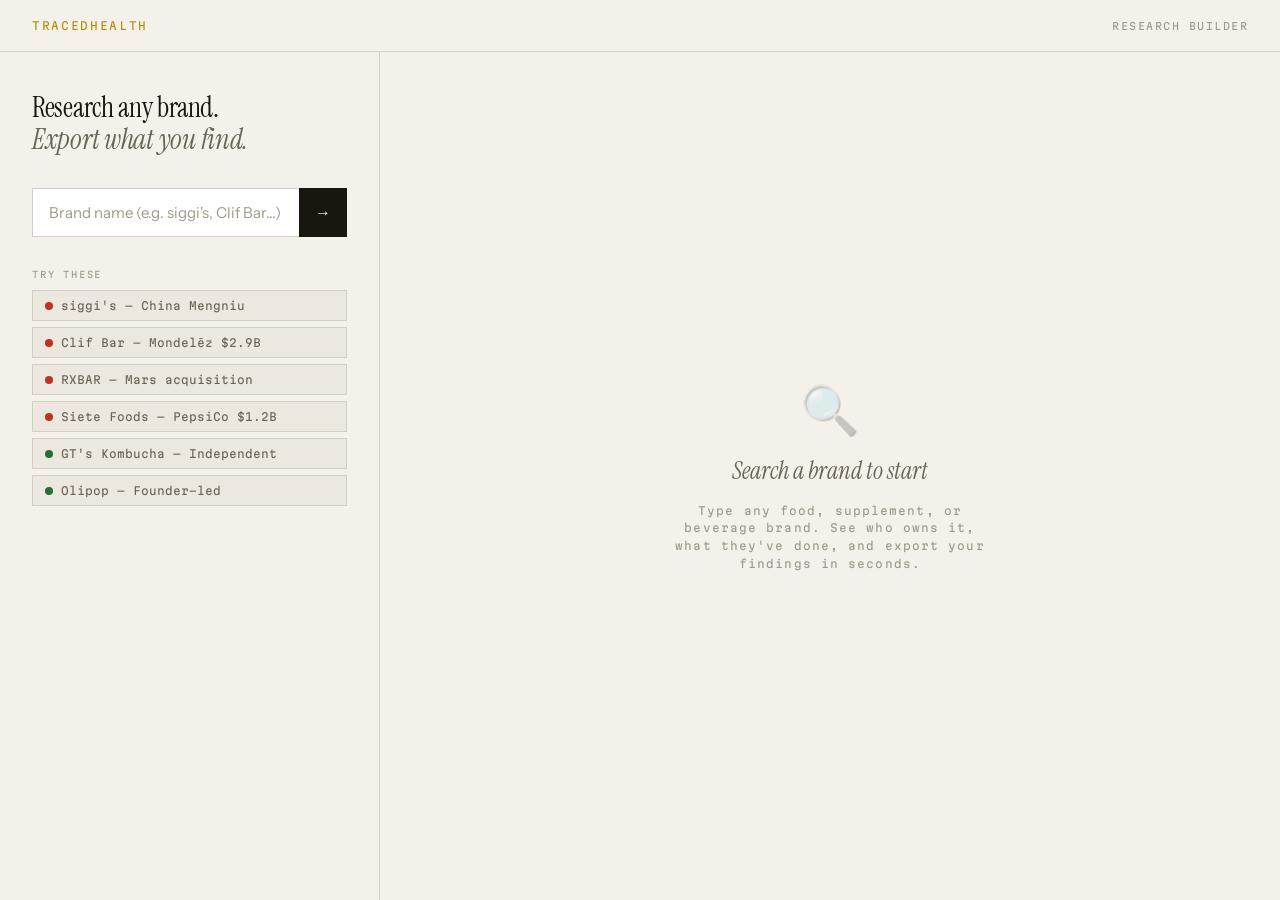
<file: static/research.html>
<!DOCTYPE html>
<html lang="en">
<head>
<meta charset="UTF-8">
<meta name="viewport" content="width=device-width, initial-scale=1.0">
<title>Research Builder — TracedHealth</title>
<link rel="preconnect" href="https://fonts.googleapis.com">
<link href="https://fonts.googleapis.com/css2?family=Instrument+Serif:ital@0;1&family=Instrument+Sans:wght@400;500;600&family=Martian+Mono:wght@300;400;500&display=swap" rel="stylesheet">
<style>
  :root {
    --bg: #f4f1eb;
    --bg2: #ece8e0;
    --bg3: #e4dfd5;
    --ink: #18160f;
    --mid: #6b6455;
    --dim: #a09888;
    --rule: #d4cec4;
    --red: #c0321e;
    --red-bg: #fdf0ed;
    --red-border: #f0c4bc;
    --yellow: #b88c0a;
    --yellow-bg: #fdf6e3;
    --yellow-border: #e8d890;
    --green: #2a6b3c;
    --green-bg: #edf5f0;
    --green-border: #b8d8c4;
    --serif: 'Instrument Serif', Georgia, serif;
    --sans: 'Instrument Sans', sans-serif;
    --mono: 'Martian Mono', monospace;
  }

  * { margin: 0; padding: 0; box-sizing: border-box; }
  html { scroll-behavior: smooth; }

  body {
    background: var(--bg);
    color: var(--ink);
    font-family: var(--sans);
    min-height: 100vh;
    overflow-x: hidden;
  }

  /* NAV */
  nav {
    height: 52px;
    padding: 0 32px;
    display: flex;
    align-items: center;
    justify-content: space-between;
    border-bottom: 1px solid var(--rule);
    position: sticky;
    top: 0;
    background: var(--bg);
    z-index: 200;
  }
  .nav-logo { font-family: var(--mono); font-size: 11px; letter-spacing: 0.15em; color: var(--yellow); text-decoration: none; text-transform: uppercase; font-weight: 400; }
  .nav-title { font-family: var(--mono); font-size: 10px; color: var(--dim); letter-spacing: 0.15em; text-transform: uppercase; }

  /* LAYOUT */
  .layout {
    display: grid;
    grid-template-columns: 380px 1fr;
    min-height: calc(100vh - 52px);
  }

  /* LEFT PANEL — SEARCH */
  .search-panel {
    border-right: 1px solid var(--rule);
    padding: 40px 32px;
    display: flex;
    flex-direction: column;
    gap: 32px;
    background: var(--bg);
    position: sticky;
    top: 52px;
    height: calc(100vh - 52px);
    overflow-y: auto;
  }

  .search-heading {
    font-family: var(--serif);
    font-size: 28px;
    line-height: 1.15;
    letter-spacing: -0.01em;
    color: var(--ink);
  }
  .search-heading em { font-style: italic; color: var(--mid); }

  .search-box {
    position: relative;
  }

  .search-input {
    width: 100%;
    padding: 14px 48px 14px 16px;
    background: white;
    border: 1.5px solid var(--rule);
    font-family: var(--sans);
    font-size: 15px;
    color: var(--ink);
    outline: none;
    transition: border-color 0.15s;
    -webkit-appearance: none;
    border-radius: 0;
  }
  .search-input:focus { border-color: var(--ink); }
  .search-input::placeholder { color: var(--dim); }

  .search-btn {
    position: absolute;
    right: 0;
    top: 0;
    bottom: 0;
    width: 48px;
    background: var(--ink);
    border: none;
    cursor: pointer;
    display: flex;
    align-items: center;
    justify-content: center;
    color: var(--bg);
    font-size: 16px;
    transition: opacity 0.15s;
  }
  .search-btn:hover { opacity: 0.8; }
  .search-btn:disabled { opacity: 0.4; cursor: default; }

  .search-examples {
    display: flex;
    flex-direction: column;
    gap: 6px;
  }

  .search-examples-label {
    font-family: var(--mono);
    font-size: 9px;
    letter-spacing: 0.2em;
    color: var(--dim);
    text-transform: uppercase;
    margin-bottom: 4px;
  }

  .example-pill {
    display: inline-flex;
    align-items: center;
    gap: 8px;
    padding: 8px 12px;
    background: var(--bg2);
    border: 1px solid var(--rule);
    font-family: var(--mono);
    font-size: 11px;
    color: var(--mid);
    cursor: pointer;
    transition: all 0.15s;
    text-align: left;
    width: 100%;
  }
  .example-pill:hover { background: white; border-color: var(--ink); color: var(--ink); }

  .example-pill-zone {
    width: 8px;
    height: 8px;
    border-radius: 50%;
    flex-shrink: 0;
  }
  .zone-red { background: var(--red); }
  .zone-yellow { background: var(--yellow); }
  .zone-green { background: var(--green); }

  /* BRAND MINI CARD in sidebar after search */
  .brand-mini {
    display: none;
    flex-direction: column;
    gap: 16px;
    padding: 20px;
    background: white;
    border: 1px solid var(--rule);
  }
  .brand-mini.visible { display: flex; }

  .brand-mini-name {
    font-family: var(--serif);
    font-size: 22px;
    line-height: 1.1;
  }

  .brand-mini-zone {
    display: inline-flex;
    align-items: center;
    gap: 8px;
    font-family: var(--mono);
    font-size: 10px;
    letter-spacing: 0.15em;
    text-transform: uppercase;
    padding: 6px 10px;
    font-weight: 500;
  }
  .brand-mini-zone.red { background: var(--red-bg); color: var(--red); border: 1px solid var(--red-border); }
  .brand-mini-zone.yellow { background: var(--yellow-bg); color: var(--yellow); border: 1px solid var(--yellow-border); }
  .brand-mini-zone.green { background: var(--green-bg); color: var(--green); border: 1px solid var(--green-border); }

  .brand-mini-owner {
    font-size: 13px;
    color: var(--mid);
    line-height: 1.45;
  }
  .brand-mini-owner strong { color: var(--ink); font-weight: 600; }

  /* OUTPUT FORMAT SELECTOR */
  .format-selector {
    display: flex;
    flex-direction: column;
    gap: 8px;
  }

  .format-selector-label {
    font-family: var(--mono);
    font-size: 9px;
    letter-spacing: 0.2em;
    color: var(--dim);
    text-transform: uppercase;
    margin-bottom: 4px;
  }

  .format-btn {
    display: flex;
    align-items: center;
    gap: 12px;
    padding: 12px 16px;
    background: var(--bg2);
    border: 1.5px solid var(--rule);
    cursor: pointer;
    transition: all 0.15s;
    text-align: left;
    width: 100%;
    font-family: var(--sans);
  }
  .format-btn:hover { background: white; border-color: var(--ink); }
  .format-btn.active { background: var(--ink); border-color: var(--ink); }

  .format-btn-icon {
    font-size: 18px;
    flex-shrink: 0;
    width: 24px;
    text-align: center;
  }

  .format-btn-text { flex: 1; }
  .format-btn-title {
    font-size: 13px;
    font-weight: 600;
    color: var(--ink);
    display: block;
    margin-bottom: 2px;
  }
  .format-btn.active .format-btn-title { color: var(--bg); }
  .format-btn-desc {
    font-family: var(--mono);
    font-size: 10px;
    color: var(--mid);
    display: block;
    letter-spacing: 0.05em;
  }
  .format-btn.active .format-btn-desc { color: rgba(244,241,235,0.6); }

  /* RIGHT PANEL — OUTPUT */
  .output-panel {
    padding: 40px 48px;
    display: flex;
    flex-direction: column;
    gap: 32px;
  }

  /* EMPTY STATE */
  .empty-state {
    flex: 1;
    display: flex;
    flex-direction: column;
    align-items: center;
    justify-content: center;
    gap: 16px;
    padding: 80px 0;
    text-align: center;
  }

  .empty-icon {
    font-size: 48px;
    opacity: 0.3;
  }

  .empty-title {
    font-family: var(--serif);
    font-size: 24px;
    color: var(--mid);
    font-style: italic;
  }

  .empty-sub {
    font-family: var(--mono);
    font-size: 11px;
    color: var(--dim);
    letter-spacing: 0.1em;
    max-width: 320px;
    line-height: 1.6;
  }

  /* LOADING STATE */
  .loading-state {
    display: none;
    flex-direction: column;
    gap: 16px;
    padding: 60px 0;
    align-items: center;
  }
  .loading-state.visible { display: flex; }

  .loading-bar {
    width: 200px;
    height: 2px;
    background: var(--rule);
    position: relative;
    overflow: hidden;
  }
  .loading-bar::after {
    content: '';
    position: absolute;
    left: -40%;
    top: 0;
    width: 40%;
    height: 100%;
    background: var(--ink);
    animation: loading 1s ease-in-out infinite;
  }
  @keyframes loading {
    0% { left: -40%; }
    100% { left: 100%; }
  }

  .loading-text {
    font-family: var(--mono);
    font-size: 11px;
    color: var(--dim);
    letter-spacing: 0.15em;
    text-transform: uppercase;
  }

  /* ERROR STATE */
  .error-state {
    display: none;
    padding: 24px;
    background: var(--red-bg);
    border: 1px solid var(--red-border);
    color: var(--red);
    font-family: var(--mono);
    font-size: 12px;
    line-height: 1.5;
  }
  .error-state.visible { display: block; }

  /* BRAND PROFILE HEADER */
  .brand-header {
    display: none;
    flex-direction: column;
    gap: 20px;
    padding-bottom: 32px;
    border-bottom: 1px solid var(--rule);
  }
  .brand-header.visible { display: flex; }

  .brand-header-top {
    display: flex;
    align-items: flex-start;
    justify-content: space-between;
    gap: 24px;
  }

  .brand-name-block { flex: 1; }
  .brand-name {
    font-family: var(--serif);
    font-size: 48px;
    line-height: 1;
    letter-spacing: -0.02em;
    margin-bottom: 8px;
  }
  .brand-founded {
    font-family: var(--mono);
    font-size: 11px;
    color: var(--dim);
    letter-spacing: 0.1em;
  }

  .zone-badge {
    flex-shrink: 0;
    display: flex;
    flex-direction: column;
    align-items: center;
    gap: 4px;
    padding: 16px 20px;
    font-family: var(--mono);
    letter-spacing: 0.1em;
    text-transform: uppercase;
  }
  .zone-badge.red { background: var(--red-bg); border: 1.5px solid var(--red-border); }
  .zone-badge.yellow { background: var(--yellow-bg); border: 1.5px solid var(--yellow-border); }
  .zone-badge.green { background: var(--green-bg); border: 1.5px solid var(--green-border); }

  .zone-badge-label { font-size: 9px; color: var(--dim); }
  .zone-badge-value { font-size: 22px; font-weight: 500; line-height: 1; }
  .zone-badge.red .zone-badge-value { color: var(--red); }
  .zone-badge.yellow .zone-badge-value { color: var(--yellow); }
  .zone-badge.green .zone-badge-value { color: var(--green); }

  .brand-headline {
    font-family: var(--serif);
    font-size: 18px;
    font-style: italic;
    color: var(--mid);
    line-height: 1.5;
    max-width: 640px;
  }

  .brand-stats {
    display: flex;
    gap: 0;
    border: 1px solid var(--rule);
  }

  .brand-stat {
    flex: 1;
    padding: 16px 20px;
    border-right: 1px solid var(--rule);
  }
  .brand-stat:last-child { border-right: none; }

  .brand-stat-label {
    font-family: var(--mono);
    font-size: 9px;
    letter-spacing: 0.2em;
    color: var(--dim);
    text-transform: uppercase;
    margin-bottom: 4px;
  }

  .brand-stat-value {
    font-family: var(--serif);
    font-size: 20px;
    line-height: 1;
    color: var(--ink);
  }

  .brand-stat-value.red { color: var(--red); }

  /* OUTPUT SECTIONS */
  .output-section {
    display: none;
    flex-direction: column;
    gap: 20px;
  }
  .output-section.visible { display: flex; }

  .output-section-title {
    font-family: var(--mono);
    font-size: 10px;
    letter-spacing: 0.25em;
    color: var(--dim);
    text-transform: uppercase;
    display: flex;
    align-items: center;
    gap: 12px;
  }
  .output-section-title::after { content: ''; flex: 1; height: 1px; background: var(--rule); }

  /* INSTAGRAM OUTPUT */
  .instagram-output {
    background: white;
    border: 1px solid var(--rule);
    overflow: hidden;
  }

  .ig-toolbar {
    padding: 12px 16px;
    background: var(--bg2);
    border-bottom: 1px solid var(--rule);
    display: flex;
    align-items: center;
    justify-content: space-between;
  }

  .ig-toolbar-left {
    display: flex;
    align-items: center;
    gap: 8px;
    font-family: var(--mono);
    font-size: 10px;
    color: var(--dim);
    letter-spacing: 0.1em;
  }

  .ig-char-count {
    font-family: var(--mono);
    font-size: 11px;
    color: var(--dim);
  }
  .ig-char-count.over { color: var(--red); }

  .ig-caption {
    padding: 20px;
    font-size: 14px;
    line-height: 1.65;
    color: var(--ink);
    white-space: pre-wrap;
    word-break: break-word;
    min-height: 160px;
    outline: none;
    cursor: text;
    font-family: var(--sans);
  }

  .ig-caption:empty::before {
    content: attr(data-placeholder);
    color: var(--dim);
  }

  .ig-actions {
    padding: 12px 16px;
    border-top: 1px solid var(--rule);
    display: flex;
    gap: 8px;
    align-items: center;
    justify-content: flex-end;
  }

  .ig-tone-label {
    font-family: var(--mono);
    font-size: 10px;
    color: var(--dim);
    letter-spacing: 0.1em;
    margin-right: auto;
  }

  .tone-btn {
    padding: 6px 12px;
    font-family: var(--mono);
    font-size: 10px;
    letter-spacing: 0.1em;
    text-transform: uppercase;
    border: 1px solid var(--rule);
    background: var(--bg);
    color: var(--mid);
    cursor: pointer;
    transition: all 0.15s;
  }
  .tone-btn:hover, .tone-btn.active { background: var(--ink); color: var(--bg); border-color: var(--ink); }

  .copy-btn {
    padding: 10px 20px;
    font-family: var(--mono);
    font-size: 11px;
    letter-spacing: 0.15em;
    text-transform: uppercase;
    background: var(--ink);
    color: var(--bg);
    border: none;
    cursor: pointer;
    transition: opacity 0.15s;
    display: flex;
    align-items: center;
    gap: 8px;
  }
  .copy-btn:hover { opacity: 0.8; }
  .copy-btn.copied { background: var(--green); }

  /* FACT SHEET OUTPUT */
  .factsheet-output {
    background: white;
    border: 1px solid var(--rule);
    overflow: hidden;
  }

  .fs-header {
    padding: 16px 20px;
    background: var(--ink);
    color: var(--bg);
    display: flex;
    align-items: center;
    justify-content: space-between;
  }

  .fs-header-title {
    font-family: var(--mono);
    font-size: 11px;
    letter-spacing: 0.15em;
    text-transform: uppercase;
  }

  .fs-content {
    padding: 24px 20px;
    display: flex;
    flex-direction: column;
    gap: 0;
  }

  .fs-row {
    display: grid;
    grid-template-columns: 180px 1fr;
    padding: 12px 0;
    border-bottom: 1px solid var(--rule);
    gap: 16px;
    align-items: baseline;
  }
  .fs-row:last-child { border-bottom: none; }

  .fs-key {
    font-family: var(--mono);
    font-size: 10px;
    letter-spacing: 0.12em;
    color: var(--dim);
    text-transform: uppercase;
  }

  .fs-val {
    font-size: 14px;
    color: var(--ink);
    line-height: 1.5;
  }
  .fs-val.red { color: var(--red); font-weight: 600; }
  .fs-val.green { color: var(--green); font-weight: 600; }

  .fs-actions {
    padding: 12px 16px;
    border-top: 1px solid var(--rule);
    display: flex;
    gap: 8px;
    justify-content: flex-end;
    background: var(--bg2);
  }

  /* REPORT CARD OUTPUT */
  .reportcard-output {
    background: white;
    border: 1px solid var(--rule);
    overflow: hidden;
  }

  .rc-header {
    padding: 28px 28px 20px;
    border-bottom: 1px solid var(--rule);
    display: flex;
    align-items: flex-start;
    justify-content: space-between;
    gap: 20px;
  }

  .rc-brand-name {
    font-family: var(--serif);
    font-size: 32px;
    line-height: 1;
    letter-spacing: -0.01em;
    margin-bottom: 4px;
  }

  .rc-brand-owner {
    font-family: var(--mono);
    font-size: 11px;
    color: var(--mid);
    letter-spacing: 0.08em;
  }

  .rc-overall {
    text-align: center;
    flex-shrink: 0;
  }

  .rc-overall-label {
    font-family: var(--mono);
    font-size: 9px;
    letter-spacing: 0.2em;
    color: var(--dim);
    text-transform: uppercase;
    margin-bottom: 4px;
  }

  .rc-overall-zone {
    font-family: var(--serif);
    font-size: 48px;
    font-style: italic;
    line-height: 1;
    font-weight: 700;
  }
  .rc-overall-zone.red { color: var(--red); }
  .rc-overall-zone.yellow { color: var(--yellow); }
  .rc-overall-zone.green { color: var(--green); }

  .rc-dimensions {
    display: grid;
    grid-template-columns: 1fr 1fr;
    gap: 1px;
    background: var(--rule);
    border-top: none;
  }

  .rc-dim {
    background: white;
    padding: 16px 20px;
    display: flex;
    flex-direction: column;
    gap: 8px;
  }

  .rc-dim-name {
    font-family: var(--mono);
    font-size: 10px;
    letter-spacing: 0.1em;
    color: var(--mid);
    text-transform: uppercase;
  }

  .rc-dim-bar {
    height: 4px;
    background: var(--rule);
    position: relative;
    overflow: hidden;
  }

  .rc-dim-fill {
    position: absolute;
    left: 0;
    top: 0;
    height: 100%;
    transition: width 0.8s ease;
  }

  .rc-dim-fill.red { background: var(--red); }
  .rc-dim-fill.yellow { background: var(--yellow); }
  .rc-dim-fill.green { background: var(--green); }

  .rc-dim-score {
    font-family: var(--mono);
    font-size: 12px;
    font-weight: 500;
  }
  .rc-dim-score.red { color: var(--red); }
  .rc-dim-score.yellow { color: var(--yellow); }
  .rc-dim-score.green { color: var(--green); }

  .rc-finding {
    padding: 16px 20px;
    background: var(--bg2);
    border-top: 1px solid var(--rule);
    font-family: var(--serif);
    font-style: italic;
    font-size: 14px;
    color: var(--mid);
    line-height: 1.55;
  }

  .rc-actions {
    padding: 12px 16px;
    border-top: 1px solid var(--rule);
    display: flex;
    gap: 8px;
    justify-content: flex-end;
    background: var(--bg2);
  }

  .dl-btn {
    padding: 10px 20px;
    font-family: var(--mono);
    font-size: 11px;
    letter-spacing: 0.15em;
    text-transform: uppercase;
    background: white;
    color: var(--ink);
    border: 1.5px solid var(--ink);
    cursor: pointer;
    transition: all 0.15s;
    display: flex;
    align-items: center;
    gap: 8px;
  }
  .dl-btn:hover { background: var(--ink); color: var(--bg); }

  /* FTC DISCLAIMER */
  .ftc-block {
    padding: 14px 16px;
    background: var(--yellow-bg);
    border: 1px solid var(--yellow-border);
    display: flex;
    gap: 12px;
    align-items: flex-start;
  }
  .ftc-icon { font-size: 14px; flex-shrink: 0; margin-top: 1px; }
  .ftc-text { font-family: var(--mono); font-size: 11px; color: var(--yellow); line-height: 1.5; letter-spacing: 0.04em; }
  .ftc-text strong { font-weight: 500; display: block; margin-bottom: 2px; }

  /* SCROLLBAR */
  ::-webkit-scrollbar { width: 4px; }
  ::-webkit-scrollbar-track { background: transparent; }
  ::-webkit-scrollbar-thumb { background: var(--rule); }

  @media (max-width: 900px) {
    .layout { grid-template-columns: 1fr; }
    .search-panel { position: static; height: auto; border-right: none; border-bottom: 1px solid var(--rule); }
    .output-panel { padding: 24px; }
    .brand-name { font-size: 36px; }
    .rc-dimensions { grid-template-columns: 1fr; }
  }
</style>
</head>
<body>

<nav>
  <a href="https://tracedhealth.com" class="nav-logo">TracedHealth</a>
  <span class="nav-title">Research Builder</span>
</nav>

<div class="layout">

  <!-- LEFT: SEARCH + FORMAT -->
  <div class="search-panel">
    <div class="search-heading">Research any brand.<br><em>Export what you find.</em></div>

    <div class="search-box">
      <input
        type="text"
        class="search-input"
        id="searchInput"
        placeholder="Brand name (e.g. siggi's, Clif Bar…)"
        autocomplete="off"
        autocorrect="off"
        spellcheck="false"
      />
      <button class="search-btn" id="searchBtn" onclick="doSearch()">→</button>
    </div>

    <div class="search-examples">
      <div class="search-examples-label">Try these</div>
      <button class="example-pill" onclick="searchBrand('siggi\'s')">
        <span class="example-pill-zone zone-red"></span>siggi's — China Mengniu
      </button>
      <button class="example-pill" onclick="searchBrand('Clif Bar')">
        <span class="example-pill-zone zone-red"></span>Clif Bar — Mondelēz $2.9B
      </button>
      <button class="example-pill" onclick="searchBrand('RXBAR')">
        <span class="example-pill-zone zone-red"></span>RXBAR — Mars acquisition
      </button>
      <button class="example-pill" onclick="searchBrand('Siete Foods')">
        <span class="example-pill-zone zone-red"></span>Siete Foods — PepsiCo $1.2B
      </button>
      <button class="example-pill" onclick="searchBrand('GT\'s Kombucha')">
        <span class="example-pill-zone zone-green"></span>GT's Kombucha — Independent
      </button>
      <button class="example-pill" onclick="searchBrand('Olipop')">
        <span class="example-pill-zone zone-green"></span>Olipop — Founder-led
      </button>
    </div>

    <!-- BRAND MINI CARD -->
    <div class="brand-mini" id="brandMini">
      <div class="brand-mini-name" id="miniName"></div>
      <div class="brand-mini-zone" id="miniZone"></div>
      <div class="brand-mini-owner" id="miniOwner"></div>
    </div>

    <!-- FORMAT SELECTOR -->
    <div class="format-selector" id="formatSelector" style="display:none">
      <div class="format-selector-label">Export format</div>
      <button class="format-btn active" id="fmtInstagram" onclick="setFormat('instagram')">
        <span class="format-btn-icon">📸</span>
        <span class="format-btn-text">
          <span class="format-btn-title">Copy for Instagram</span>
          <span class="format-btn-desc">Caption · hashtags · FTC disclosure</span>
        </span>
      </button>
      <button class="format-btn" id="fmtFactsheet" onclick="setFormat('factsheet')">
        <span class="format-btn-icon">📋</span>
        <span class="format-btn-text">
          <span class="format-btn-title">Fact Sheet</span>
          <span class="format-btn-desc">Plain text · newsletter · YouTube desc</span>
        </span>
      </button>
      <button class="format-btn" id="fmtReportcard" onclick="setFormat('reportcard')">
        <span class="format-btn-icon">📊</span>
        <span class="format-btn-text">
          <span class="format-btn-title">Report Card</span>
          <span class="format-btn-desc">7-dimension scores · shareable screenshot</span>
        </span>
      </button>
    </div>
  </div>

  <!-- RIGHT: OUTPUT -->
  <div class="output-panel" id="outputPanel">

    <!-- EMPTY STATE -->
    <div class="empty-state" id="emptyState">
      <div class="empty-icon">🔍</div>
      <div class="empty-title">Search a brand to start</div>
      <div class="empty-sub">Type any food, supplement, or beverage brand. See who owns it, what they've done, and export your findings in seconds.</div>
    </div>

    <!-- LOADING -->
    <div class="loading-state" id="loadingState">
      <div class="loading-bar"></div>
      <div class="loading-text">Looking up brand…</div>
    </div>

    <!-- ERROR -->
    <div class="error-state" id="errorState"></div>

    <!-- BRAND HEADER -->
    <div class="brand-header" id="brandHeader">
      <div class="brand-header-top">
        <div class="brand-name-block">
          <div class="brand-name" id="brandName"></div>
          <div class="brand-founded" id="brandFounded"></div>
        </div>
        <div class="zone-badge" id="zoneBadge">
          <span class="zone-badge-label">ZONE</span>
          <span class="zone-badge-value" id="zoneBadgeValue"></span>
        </div>
      </div>
      <div class="brand-headline" id="brandHeadline"></div>
      <div class="brand-stats" id="brandStats"></div>
    </div>

    <!-- INSTAGRAM OUTPUT -->
    <div class="output-section" id="instagramSection">
      <div class="output-section-title">Instagram Caption</div>
      <div class="instagram-output">
        <div class="ig-toolbar">
          <div class="ig-toolbar-left">
            <span>✏️</span>
            <span>Editable · click to modify</span>
          </div>
          <span class="ig-char-count" id="charCount">0 / 2200</span>
        </div>
        <div class="ig-caption" id="igCaption" contenteditable="true" data-placeholder="Search a brand to generate caption…"></div>
        <div class="ig-actions">
          <span class="ig-tone-label">Tone:</span>
          <button class="tone-btn active" id="toneFactual" onclick="setTone('factual')">Factual</button>
          <button class="tone-btn" id="toneUrgent" onclick="setTone('urgent')">Urgent</button>
          <button class="tone-btn" id="toneNeutral" onclick="setTone('neutral')">Neutral</button>
          <button class="copy-btn" id="copyIgBtn" onclick="copyInstagram()">
            <span>Copy</span><span>📋</span>
          </button>
        </div>
      </div>
      <div class="ftc-block">
        <span class="ftc-icon">⚠️</span>
        <div class="ftc-text">
          <strong>FTC Disclosure reminder</strong>
          If you received payment, free product, or have an affiliate relationship with this brand or its competitors, you must disclose that in your post. The generated caption includes a standard disclosure placeholder — edit it to reflect your actual situation.
        </div>
      </div>
    </div>

    <!-- FACT SHEET OUTPUT -->
    <div class="output-section" id="factsheetSection">
      <div class="output-section-title">Fact Sheet</div>
      <div class="factsheet-output">
        <div class="fs-header">
          <span class="fs-header-title">Brand Fact Sheet — TracedHealth</span>
          <span style="font-family:var(--mono);font-size:10px;color:rgba(244,241,235,0.4);letter-spacing:0.1em;" id="fsDate"></span>
        </div>
        <div class="fs-content" id="fsContent"></div>
        <div class="fs-actions">
          <button class="copy-btn" id="copyFsBtn" onclick="copyFactsheet()">Copy Text <span>📋</span></button>
        </div>
      </div>
    </div>

    <!-- REPORT CARD OUTPUT -->
    <div class="output-section" id="reportcardSection">
      <div class="output-section-title">Report Card</div>
      <div class="reportcard-output" id="reportCard">
        <div class="rc-header">
          <div>
            <div class="rc-brand-name" id="rcBrandName"></div>
            <div class="rc-brand-owner" id="rcBrandOwner"></div>
          </div>
          <div class="rc-overall">
            <div class="rc-overall-label">Overall Zone</div>
            <div class="rc-overall-zone" id="rcZone"></div>
          </div>
        </div>
        <div class="rc-dimensions" id="rcDimensions"></div>
        <div class="rc-finding" id="rcFinding"></div>
        <div class="rc-actions">
          <button class="dl-btn" onclick="printReportCard()">Save as Image <span>🖼️</span></button>
          <button class="copy-btn" id="copyRcBtn" onclick="copyReportCard()">Copy Summary <span>📋</span></button>
        </div>
      </div>
    </div>

  </div>
</div>

<script>
  const API_BASE = 'https://traceddatabase.onrender.com';
  let currentBrand = null;
  let currentTone = 'factual';
  let currentFormat = 'instagram';

  // ─── SEARCH ───────────────────────────────────────────────────────────────

  document.getElementById('searchInput').addEventListener('keydown', e => {
    if (e.key === 'Enter') doSearch();
  });

  function searchBrand(name) {
    document.getElementById('searchInput').value = name;
    doSearch();
  }

  async function doSearch() {
    const query = document.getElementById('searchInput').value.trim();
    if (!query) return;

    setState('loading');

    try {
      const res = await fetch(`${API_BASE}/api/lookup?name=${encodeURIComponent(query)}`);
      const data = await res.json();

      if (!data.matched || !data.brand) {
        setState('error', `No brand found for "${query}". Try checking the spelling or using a common name.`);
        return;
      }

      currentBrand = data.brand;
      renderBrand(data.brand);
      setState('brand');
    } catch (err) {
      setState('error', `Could not reach TracedHealth API. Make sure Flask is running on port 5001.\n\n${err.message}`);
    }
  }

  // ─── STATE MANAGEMENT ─────────────────────────────────────────────────────

  function setState(state, msg = '') {
    document.getElementById('emptyState').style.display = 'none';
    document.getElementById('loadingState').classList.remove('visible');
    document.getElementById('errorState').classList.remove('visible');
    document.getElementById('brandHeader').classList.remove('visible');
    document.getElementById('formatSelector').style.display = 'none';
    document.getElementById('brandMini').classList.remove('visible');
    hideAllOutputs();

    if (state === 'loading') {
      document.getElementById('loadingState').classList.add('visible');
    } else if (state === 'error') {
      document.getElementById('errorState').classList.add('visible');
      document.getElementById('errorState').textContent = msg;
    } else if (state === 'brand') {
      document.getElementById('brandHeader').classList.add('visible');
      document.getElementById('formatSelector').style.display = 'flex';
      document.getElementById('brandMini').classList.add('visible');
      showFormat(currentFormat);
    }
  }

  function hideAllOutputs() {
    ['instagramSection','factsheetSection','reportcardSection'].forEach(id => {
      document.getElementById(id).classList.remove('visible');
    });
  }

  function showFormat(fmt) {
    hideAllOutputs();
    if (fmt === 'instagram') document.getElementById('instagramSection').classList.add('visible');
    if (fmt === 'factsheet') document.getElementById('factsheetSection').classList.add('visible');
    if (fmt === 'reportcard') document.getElementById('reportcardSection').classList.add('visible');
  }

  function setFormat(fmt) {
    currentFormat = fmt;
    ['fmtInstagram','fmtFactsheet','fmtReportcard'].forEach(id => {
      document.getElementById(id).classList.remove('active');
    });
    const map = { instagram:'fmtInstagram', factsheet:'fmtFactsheet', reportcard:'fmtReportcard' };
    document.getElementById(map[fmt]).classList.add('active');
    if (currentBrand) showFormat(fmt);
  }

  function setTone(tone) {
    currentTone = tone;
    ['toneFactual','toneUrgent','toneNeutral'].forEach(id => {
      document.getElementById(id).classList.remove('active');
    });
    const map = { factual:'toneFactual', urgent:'toneUrgent', neutral:'toneNeutral' };
    document.getElementById(map[tone]).classList.add('active');
    if (currentBrand) renderInstagram(currentBrand);
  }

  // ─── RENDER BRAND ─────────────────────────────────────────────────────────

  function renderBrand(b) {
    const zone = b.overall_zone || 'unknown';
    const acqPrice = b.acquisition_price ? formatMoney(b.acquisition_price) : null;
    const violations = b.parent_record?.violations || 0;
    const lobbying = b.parent_record?.lobbying_annual ? formatMoney(b.parent_record.lobbying_annual) : null;

    // MINI CARD
    document.getElementById('miniName').textContent = b.name;
    const miniZone = document.getElementById('miniZone');
    miniZone.className = `brand-mini-zone ${zone}`;
    miniZone.textContent = zone.toUpperCase() + ' ZONE';
    document.getElementById('miniOwner').innerHTML = `Owned by <strong>${b.owner || 'Unknown'}</strong>${acqPrice ? ` · acquired for ${acqPrice}` : ''}`;

    // MAIN HEADER
    document.getElementById('brandName').textContent = b.name;
    document.getElementById('brandFounded').textContent = b.founded_year ? `Founded ${b.founded_year}` : '';
    document.getElementById('brandHeadline').textContent = b.headline_finding || '';

    const badge = document.getElementById('zoneBadge');
    badge.className = `zone-badge ${zone}`;
    document.getElementById('zoneBadgeValue').textContent = zone.toUpperCase();

    // STATS
    const stats = [];
    if (b.owner) stats.push({ label: 'Owner', value: b.owner });
    if (b.acquired_year) stats.push({ label: 'Acquired', value: b.acquired_year });
    if (acqPrice) stats.push({ label: 'Price', value: acqPrice, cls: zone === 'red' ? 'red' : '' });
    if (violations) stats.push({ label: 'Violations', value: violations, cls: violations > 10 ? 'red' : '' });

    document.getElementById('brandStats').innerHTML = stats.map(s =>
      `<div class="brand-stat">
        <div class="brand-stat-label">${s.label}</div>
        <div class="brand-stat-value ${s.cls || ''}">${s.value}</div>
      </div>`
    ).join('');

    // SET DATE
    document.getElementById('fsDate').textContent = new Date().toLocaleDateString('en-US', { year:'numeric', month:'short', day:'numeric' });

    // RENDER OUTPUTS
    renderInstagram(b);
    renderFactsheet(b);
    renderReportCard(b);
  }

  // ─── INSTAGRAM CAPTION ────────────────────────────────────────────────────

  function renderInstagram(b) {
    const zone = b.overall_zone || 'unknown';
    const acqYear = b.acquired_year;
    const acqPrice = b.acquisition_price ? formatMoney(b.acquisition_price) : null;
    const violations = b.parent_record?.violations;
    const lobbying = b.parent_record?.lobbying_annual ? formatMoney(b.parent_record.lobbying_annual) : null;
    const founderStory = b.founder_story;
    const formula = b.formula_changed;

    let caption = '';

    if (currentTone === 'factual') {
      if (zone === 'red') {
        caption = `🔴 ${b.name} — ownership check.

${b.share_text || `${b.name} is now owned by ${b.owner}.`}

${founderStory ? `The brand was ${founderStory.substring(0, 120)}…` : ''}
${violations ? `\n${b.owner} has ${violations} documented regulatory violations.` : ''}
${lobbying ? `${b.owner} spends ${lobbying}/year lobbying against food labeling requirements.` : ''}
${formula ? `\n⚠️ Formula changes have been documented since acquisition.` : ''}

I use TracedHealth to check brand ownership before posting. Link in bio.

[Disclosure: I was not paid to post this. All data from tracedhealth.com]

#FoodTransparency #KnowYourBrands #TracedHealth #${b.name.replace(/[^a-zA-Z0-9]/g,'')} #FoodIndustry`;
      } else if (zone === 'green') {
        caption = `🟢 ${b.name} — still independent.

${b.share_text || `${b.name} remains independently owned.`}

${founderStory ? founderStory.substring(0, 200) + '…' : ''}

Independently owned brands don't have a PE firm or conglomerate setting the agenda. I check tracedhealth.com before recommending brands.

[Disclosure: I was not paid to post this. All data from tracedhealth.com]

#FoodTransparency #IndependentBrands #TracedHealth #${b.name.replace(/[^a-zA-Z0-9]/g,'')}`;
      } else {
        caption = `🟡 ${b.name} — ownership check.

${b.share_text || `${b.name} — ownership: ${b.owner || 'unclear'}.`}

${founderStory ? founderStory.substring(0, 160) + '…' : ''}

Source: tracedhealth.com

[Disclosure: I was not paid to post this. All data from tracedhealth.com]

#FoodTransparency #TracedHealth #${b.name.replace(/[^a-zA-Z0-9]/g,'')}`;
      }
    } else if (currentTone === 'urgent') {
      caption = `⚠️ I need to talk about ${b.name}.

${b.headline_finding || b.share_text || ''}

${violations ? `${b.owner} — ${violations} regulatory violations on record.` : ''}
${lobbying ? `${lobbying}/year spent lobbying AGAINST food labeling.` : ''}
${formula ? `\nThe formula has changed since acquisition.` : ''}

This is why I check every brand before recommending it. 

Full report: tracedhealth.com/brand/${b.slug || b.name.toLowerCase()}

[Disclosure: Not sponsored. Data from @tracedhealth]

#FoodTruth #${b.name.replace(/[^a-zA-Z0-9]/g,'')} #KnowWhoOwnsYourFood #FoodTransparency`;
    } else {
      caption = `Looked up ${b.name} on TracedHealth.

${b.share_text || ''}

${b.independent ? 'Still independently owned.' : `Now owned by ${b.owner}${acqYear ? ` (since ${acqYear})` : ''}.`}

tracedhealth.com

[Disclosure: not sponsored]

#FoodTransparency #${b.name.replace(/[^a-zA-Z0-9]/g,'')}`;
    }

    caption = caption.replace(/\n{3,}/g, '\n\n').trim();

    const el = document.getElementById('igCaption');
    el.textContent = caption;
    updateCharCount();
  }

  document.getElementById('igCaption').addEventListener('input', updateCharCount);

  function updateCharCount() {
    const text = document.getElementById('igCaption').textContent;
    const len = text.length;
    const el = document.getElementById('charCount');
    el.textContent = `${len} / 2200`;
    el.classList.toggle('over', len > 2200);
  }

  // ─── FACT SHEET ───────────────────────────────────────────────────────────

  function renderFactsheet(b) {
    const zone = b.overall_zone || 'unknown';
    const acqPrice = b.acquisition_price ? formatMoney(b.acquisition_price) : '—';
    const violations = b.parent_record?.violations || '—';
    const lobbying = b.parent_record?.lobbying_annual ? formatMoney(b.parent_record.lobbying_annual) + '/year' : '—';

    const rows = [
      { key: 'Brand', val: b.name },
      { key: 'Zone', val: zone.toUpperCase(), cls: zone },
      { key: 'Current Owner', val: b.owner || 'Independent / Unknown' },
      { key: 'Owner Type', val: b.owner_type ? b.owner_type.replace('_', ' ').toUpperCase() : '—' },
      { key: 'Acquired', val: b.acquired_year ? `${b.acquired_year}` : (b.independent ? 'Not acquired — independent' : '—') },
      { key: 'Acquisition Price', val: acqPrice },
      { key: 'Founded', val: b.founded_year || '—' },
      { key: 'Violations (parent)', val: violations, cls: (violations > 10 ? 'red' : '') },
      { key: 'Lobbying (annual)', val: lobbying },
      { key: 'Formula Changed', val: b.formula_changed ? 'Yes — documented changes post-acquisition' : 'No documented changes', cls: b.formula_changed ? 'red' : '' },
      { key: 'Key Finding', val: b.headline_finding || b.share_text || '—' },
      { key: 'Source', val: `tracedhealth.com — verified ${new Date().toLocaleDateString('en-US',{year:'numeric',month:'short',day:'numeric'})}` },
    ];

    document.getElementById('fsContent').innerHTML = rows.map(r =>
      `<div class="fs-row">
        <span class="fs-key">${r.key}</span>
        <span class="fs-val ${r.cls || ''}">${r.val}</span>
      </div>`
    ).join('');
  }

  // ─── REPORT CARD ──────────────────────────────────────────────────────────

  function renderReportCard(b) {
    const zone = b.overall_zone || 'unknown';
    document.getElementById('rcBrandName').textContent = b.name;
    document.getElementById('rcBrandOwner').textContent = b.owner ? `Owned by ${b.owner}` : 'Independent';
    const rcZone = document.getElementById('rcZone');
    rcZone.className = `rc-overall-zone ${zone}`;
    rcZone.textContent = zone === 'red' ? '🔴' : zone === 'green' ? '🟢' : '🟡';

    // Derive scores from available data
    const violations = b.parent_record?.violations || 0;
    const lobbying = b.parent_record?.lobbying_annual || 0;
    const pe = b.pe_owned;
    const isIndependent = b.independent;
    const formulaChanged = b.formula_changed;

    function scoreColor(s) { return s >= 70 ? 'green' : s >= 40 ? 'yellow' : 'red'; }
    function zoneScore(z) { return z === 'green' ? 85 : z === 'yellow' ? 55 : 20; }

    const dims = [
      {
        name: 'Ownership Disclosure',
        score: isIndependent ? 90 : (b.owner ? 60 : 25),
        note: isIndependent ? 'Founder-owned' : b.owner ? `Owned by ${b.owner}` : 'Ownership unclear'
      },
      {
        name: 'Ingredient Disclosure',
        score: formulaChanged ? 30 : 70,
        note: formulaChanged ? 'Formula changes documented' : 'No documented changes'
      },
      {
        name: 'Marketing Alignment',
        score: zone === 'red' && !isIndependent ? 35 : zone === 'green' ? 80 : 55,
        note: zone === 'red' ? 'Corporate-owned, wellness positioning' : 'Aligned'
      },
      {
        name: 'Scientific Substantiation',
        score: violations > 20 ? 20 : violations > 5 ? 45 : 75,
        note: violations > 0 ? `${violations} violations on record` : 'No violations found'
      },
      {
        name: 'Risk Disclosure',
        score: lobbying > 5000000 ? 15 : lobbying > 1000000 ? 40 : 75,
        note: lobbying > 0 ? `${formatMoney(lobbying)}/yr lobbying` : 'No significant lobbying'
      },
      {
        name: 'Safety Transparency',
        score: zoneScore(zone),
        note: `Overall zone: ${zone.toUpperCase()}`
      },
      {
        name: 'Founder Alignment',
        score: isIndependent ? 92 : pe ? 20 : 45,
        note: isIndependent ? 'Founder still in control' : pe ? 'PE-owned — founder exited' : 'Post-acquisition'
      },
    ];

    document.getElementById('rcDimensions').innerHTML = dims.map(d => {
      const cls = scoreColor(d.score);
      return `<div class="rc-dim">
        <div class="rc-dim-name">${d.name}</div>
        <div class="rc-dim-bar"><div class="rc-dim-fill ${cls}" style="width:${d.score}%"></div></div>
        <div class="rc-dim-score ${cls}">${d.score}/100 · ${d.note}</div>
      </div>`;
    }).join('');

    document.getElementById('rcFinding').textContent = b.headline_finding || b.share_text || '';
  }

  // ─── COPY FUNCTIONS ───────────────────────────────────────────────────────

  function copyInstagram() {
    const text = document.getElementById('igCaption').textContent;
    navigator.clipboard.writeText(text).then(() => {
      const btn = document.getElementById('copyIgBtn');
      btn.innerHTML = 'Copied ✓';
      btn.classList.add('copied');
      setTimeout(() => { btn.innerHTML = 'Copy 📋'; btn.classList.remove('copied'); }, 2000);
    });
  }

  function copyFactsheet() {
    if (!currentBrand) return;
    const b = currentBrand;
    const zone = b.overall_zone || 'unknown';
    const text = [
      `BRAND FACT SHEET — TracedHealth`,
      `Generated: ${new Date().toLocaleDateString('en-US',{year:'numeric',month:'short',day:'numeric'})}`,
      `─────────────────────────────`,
      `Brand: ${b.name}`,
      `Zone: ${zone.toUpperCase()}`,
      `Owner: ${b.owner || 'Independent'}`,
      `Acquired: ${b.acquired_year || (b.independent ? 'Not acquired' : '—')}`,
      `Price: ${b.acquisition_price ? formatMoney(b.acquisition_price) : '—'}`,
      `Founded: ${b.founded_year || '—'}`,
      `Violations: ${b.parent_record?.violations || 0}`,
      `Lobbying: ${b.parent_record?.lobbying_annual ? formatMoney(b.parent_record.lobbying_annual)+'/yr' : '—'}`,
      `Formula Changed: ${b.formula_changed ? 'Yes' : 'No'}`,
      `─────────────────────────────`,
      `Key Finding: ${b.headline_finding || b.share_text || '—'}`,
      `─────────────────────────────`,
      `Source: tracedhealth.com`,
    ].join('\n');
    navigator.clipboard.writeText(text).then(() => {
      const btn = document.getElementById('copyFsBtn');
      btn.innerHTML = 'Copied ✓';
      btn.classList.add('copied');
      setTimeout(() => { btn.innerHTML = 'Copy Text 📋'; btn.classList.remove('copied'); }, 2000);
    });
  }

  function copyReportCard() {
    if (!currentBrand) return;
    const b = currentBrand;
    const text = `${b.name} — TracedHealth Report Card\nZone: ${(b.overall_zone||'').toUpperCase()}\nOwner: ${b.owner||'Independent'}\n\n${b.headline_finding||b.share_text||''}\n\nFull report: tracedhealth.com/brand/${b.slug||b.name.toLowerCase()}`;
    navigator.clipboard.writeText(text).then(() => {
      const btn = document.getElementById('copyRcBtn');
      btn.innerHTML = 'Copied ✓';
      btn.classList.add('copied');
      setTimeout(() => { btn.innerHTML = 'Copy Summary 📋'; btn.classList.remove('copied'); }, 2000);
    });
  }

  function printReportCard() {
    window.print();
  }

  // ─── UTILS ────────────────────────────────────────────────────────────────

  function formatMoney(n) {
    if (!n) return '—';
    if (n >= 1e9) return `$${(n/1e9).toFixed(1)}B`;
    if (n >= 1e6) return `$${(n/1e6).toFixed(1)}M`;
    if (n >= 1e3) return `$${(n/1e3).toFixed(0)}K`;
    return `$${n}`;
  }
</script>

</body>
</html>
</file>
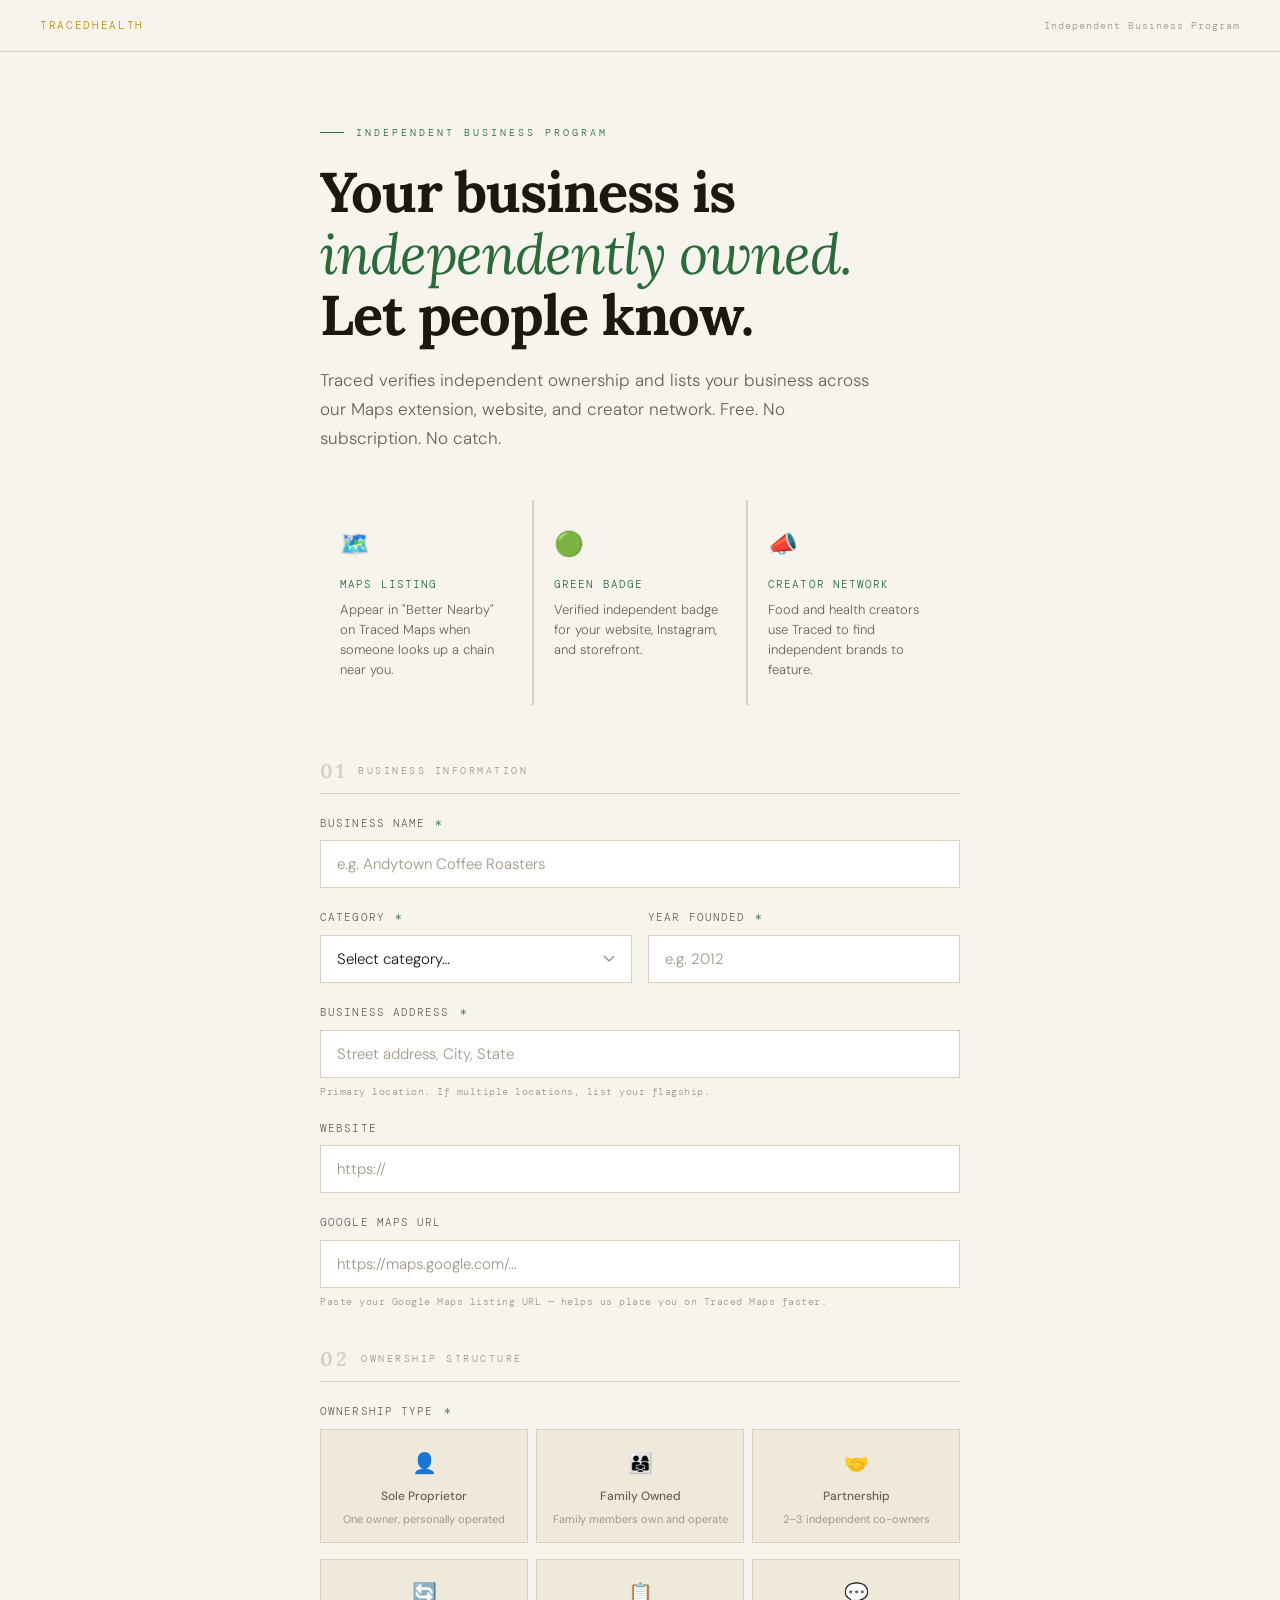
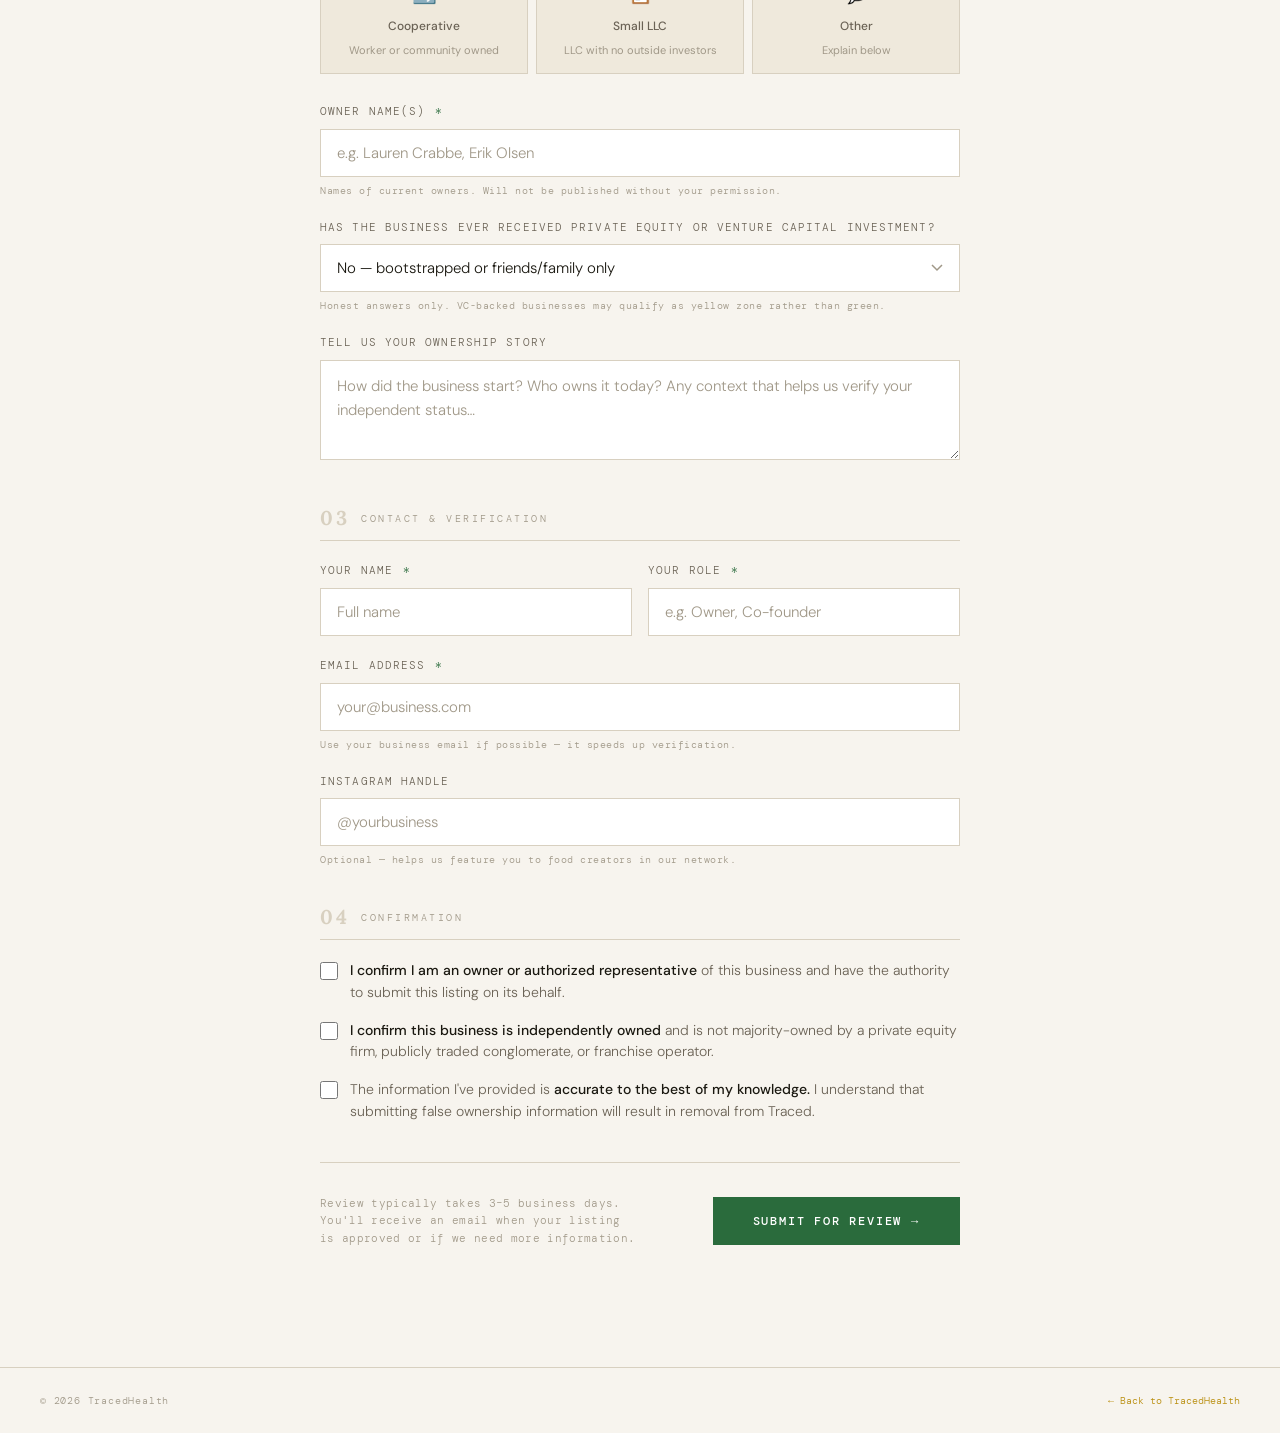
<file: static/submit.html>
<!DOCTYPE html>
<html lang="en">
<head>
<meta charset="UTF-8">
<meta name="viewport" content="width=device-width, initial-scale=1.0">
<title>List Your Independent Business — TracedHealth</title>
<link rel="preconnect" href="https://fonts.googleapis.com">
<link href="https://fonts.googleapis.com/css2?family=Lora:ital,wght@0,400;0,600;0,700;1,400;1,600&family=DM+Mono:wght@300;400;500&family=DM+Sans:wght@300;400;500&display=swap" rel="stylesheet">
<style>
  :root {
    --bg: #f7f4ee;
    --bg2: #efe9dc;
    --bg3: #e6dece;
    --ink: #1a1810;
    --mid: #6a6255;
    --dim: #a09888;
    --rule: #d8d0c0;
    --green: #2a6b3c;
    --green-bg: #edf5f0;
    --green-border: #b8d8c4;
    --green-mid: #4a9a5e;
    --gold: #b88c0a;
    --gold-bg: #fdf6e3;
    --gold-border: #e8d890;
    --red: #b83a2a;
    --serif: 'Lora', Georgia, serif;
    --mono: 'DM Mono', monospace;
    --sans: 'DM Sans', sans-serif;
  }

  * { margin: 0; padding: 0; box-sizing: border-box; }
  body {
    background: var(--bg);
    color: var(--ink);
    font-family: var(--sans);
    font-weight: 300;
    line-height: 1.7;
    min-height: 100vh;
  }

  nav {
    height: 52px;
    padding: 0 40px;
    display: flex;
    align-items: center;
    justify-content: space-between;
    border-bottom: 1px solid var(--rule);
    position: sticky;
    top: 0;
    background: var(--bg);
    z-index: 100;
  }
  .nav-logo { font-family: var(--mono); font-size: 11px; letter-spacing: 0.15em; color: var(--gold); text-decoration: none; text-transform: uppercase; }
  .nav-right { font-family: var(--mono); font-size: 10px; color: var(--dim); letter-spacing: 0.1em; }

  .page {
    max-width: 720px;
    margin: 0 auto;
    padding: 72px 40px 120px;
  }

  /* HERO */
  .page-eyebrow {
    font-family: var(--mono);
    font-size: 10px;
    letter-spacing: 0.3em;
    color: var(--green);
    text-transform: uppercase;
    margin-bottom: 20px;
    display: flex;
    align-items: center;
    gap: 12px;
  }
  .page-eyebrow::before { content: ''; display: block; width: 24px; height: 1px; background: var(--green); }

  .page-title {
    font-family: var(--serif);
    font-size: clamp(36px, 5vw, 56px);
    font-weight: 700;
    line-height: 1.1;
    letter-spacing: -0.02em;
    margin-bottom: 20px;
    color: var(--ink);
  }
  .page-title em { font-style: italic; color: var(--green); font-weight: 400; }

  .page-lead {
    font-size: 17px;
    color: var(--mid);
    line-height: 1.7;
    max-width: 560px;
    margin-bottom: 48px;
  }

  /* WHAT YOU GET */
  .benefits {
    display: grid;
    grid-template-columns: repeat(3, 1fr);
    gap: 2px;
    background: var(--rule);
    margin-bottom: 56px;
  }

  .benefit {
    background: var(--bg);
    padding: 24px 20px;
  }

  .benefit-icon { font-size: 24px; margin-bottom: 10px; }

  .benefit-title {
    font-family: var(--mono);
    font-size: 11px;
    letter-spacing: 0.1em;
    text-transform: uppercase;
    color: var(--green);
    margin-bottom: 6px;
  }

  .benefit-desc {
    font-size: 13px;
    color: var(--mid);
    line-height: 1.55;
  }

  /* FORM */
  .form-section {
    margin-bottom: 40px;
  }

  .form-section-label {
    font-family: var(--mono);
    font-size: 10px;
    letter-spacing: 0.25em;
    color: var(--dim);
    text-transform: uppercase;
    margin-bottom: 20px;
    padding-bottom: 12px;
    border-bottom: 1px solid var(--rule);
    display: flex;
    align-items: center;
    gap: 12px;
  }

  .form-section-num {
    font-family: var(--serif);
    font-size: 20px;
    font-weight: 700;
    color: var(--rule);
    line-height: 1;
  }

  .field {
    margin-bottom: 20px;
  }

  .field label {
    display: block;
    font-family: var(--mono);
    font-size: 11px;
    letter-spacing: 0.1em;
    text-transform: uppercase;
    color: var(--mid);
    margin-bottom: 8px;
  }

  .field label .req { color: var(--green); margin-left: 2px; }

  .field input,
  .field select,
  .field textarea {
    width: 100%;
    padding: 13px 16px;
    background: white;
    border: 1.5px solid var(--rule);
    font-family: var(--sans);
    font-size: 15px;
    color: var(--ink);
    outline: none;
    transition: border-color 0.15s;
    -webkit-appearance: none;
    border-radius: 0;
    font-weight: 300;
  }

  .field input:focus,
  .field select:focus,
  .field textarea:focus { border-color: var(--green); }

  .field input::placeholder,
  .field textarea::placeholder { color: var(--dim); }

  .field textarea { resize: vertical; min-height: 100px; line-height: 1.6; }

  .field select {
    background-image: url("data:image/svg+xml,%3Csvg xmlns='http://www.w3.org/2000/svg' width='12' height='8' viewBox='0 0 12 8'%3E%3Cpath d='M1 1l5 5 5-5' stroke='%23a09888' stroke-width='1.5' fill='none'/%3E%3C/svg%3E");
    background-repeat: no-repeat;
    background-position: right 16px center;
    padding-right: 40px;
    cursor: pointer;
  }

  .field-hint {
    font-family: var(--mono);
    font-size: 10px;
    color: var(--dim);
    margin-top: 6px;
    letter-spacing: 0.05em;
    line-height: 1.5;
  }

  .field-row {
    display: grid;
    grid-template-columns: 1fr 1fr;
    gap: 16px;
  }

  /* OWNERSHIP TYPE SELECTOR */
  .ownership-grid {
    display: grid;
    grid-template-columns: repeat(3, 1fr);
    gap: 8px;
    margin-top: 8px;
  }

  .ownership-option {
    position: relative;
  }

  .ownership-option input[type="radio"] {
    position: absolute;
    opacity: 0;
    width: 0;
    height: 0;
  }

  .ownership-option label {
    display: flex;
    flex-direction: column;
    align-items: center;
    gap: 6px;
    padding: 16px 12px;
    background: var(--bg2);
    border: 1.5px solid var(--rule);
    cursor: pointer;
    transition: all 0.15s;
    text-align: center;
    font-family: var(--sans);
    letter-spacing: 0;
    text-transform: none;
    font-size: 13px;
    color: var(--mid);
    font-weight: 400;
  }

  .ownership-option input:checked + label {
    background: var(--green-bg);
    border-color: var(--green);
    color: var(--green);
  }

  .ownership-option label:hover {
    border-color: var(--ink);
    color: var(--ink);
  }

  .ownership-icon { font-size: 20px; }
  .ownership-name { font-weight: 500; font-size: 12px; }
  .ownership-desc { font-size: 11px; color: var(--dim); line-height: 1.3; }

  .ownership-option input:checked + label .ownership-desc { color: var(--green-mid); }

  /* CHECKBOX */
  .checkbox-field {
    display: flex;
    gap: 12px;
    align-items: flex-start;
    margin-bottom: 16px;
  }

  .checkbox-field input[type="checkbox"] {
    width: 18px;
    height: 18px;
    flex-shrink: 0;
    margin-top: 2px;
    accent-color: var(--green);
    cursor: pointer;
  }

  .checkbox-field label {
    font-size: 14px;
    color: var(--mid);
    line-height: 1.55;
    cursor: pointer;
    font-family: var(--sans);
    letter-spacing: 0;
    text-transform: none;
    font-weight: 300;
  }

  .checkbox-field label strong { color: var(--ink); font-weight: 500; }

  /* SUBMIT */
  .submit-area {
    padding-top: 32px;
    border-top: 1px solid var(--rule);
    display: flex;
    align-items: center;
    justify-content: space-between;
    gap: 24px;
  }

  .submit-note {
    font-family: var(--mono);
    font-size: 11px;
    color: var(--dim);
    line-height: 1.55;
    max-width: 320px;
    letter-spacing: 0.03em;
  }

  .submit-btn {
    padding: 16px 40px;
    background: var(--green);
    color: white;
    border: none;
    font-family: var(--mono);
    font-size: 12px;
    letter-spacing: 0.15em;
    text-transform: uppercase;
    cursor: pointer;
    transition: opacity 0.2s;
    white-space: nowrap;
    font-weight: 500;
  }
  .submit-btn:hover { opacity: 0.85; }
  .submit-btn:disabled { opacity: 0.4; cursor: default; }

  /* SUCCESS STATE */
  .success-state {
    display: none;
    flex-direction: column;
    align-items: center;
    text-align: center;
    gap: 20px;
    padding: 80px 40px;
  }
  .success-state.visible { display: flex; }

  .success-icon { font-size: 56px; }

  .success-title {
    font-family: var(--serif);
    font-size: 32px;
    font-weight: 700;
    color: var(--green);
    letter-spacing: -0.01em;
  }

  .success-sub {
    font-size: 16px;
    color: var(--mid);
    max-width: 480px;
    line-height: 1.65;
  }

  .success-ref {
    font-family: var(--mono);
    font-size: 12px;
    color: var(--dim);
    padding: 12px 20px;
    border: 1px solid var(--rule);
    background: var(--bg2);
    letter-spacing: 0.1em;
  }

  /* ERROR */
  .form-error {
    display: none;
    padding: 14px 16px;
    background: #fdf0ed;
    border: 1px solid #f0c4bc;
    color: var(--red);
    font-family: var(--mono);
    font-size: 12px;
    margin-bottom: 20px;
    line-height: 1.5;
  }
  .form-error.visible { display: block; }

  /* FOOTER */
  .footer {
    padding: 24px 40px;
    border-top: 1px solid var(--rule);
    display: flex;
    justify-content: space-between;
    align-items: center;
  }
  .footer span { font-family: var(--mono); font-size: 10px; color: var(--dim); letter-spacing: 0.08em; }
  .footer a { font-family: var(--mono); font-size: 10px; color: var(--gold); text-decoration: none; }

  @media (max-width: 600px) {
    .page { padding: 48px 24px 80px; }
    .benefits { grid-template-columns: 1fr; }
    .field-row { grid-template-columns: 1fr; }
    .ownership-grid { grid-template-columns: 1fr; }
    .submit-area { flex-direction: column; align-items: flex-start; }
    nav { padding: 0 24px; }
  }
</style>
</head>
<body>

<nav>
  <a href="https://traceddatabase.onrender.com" class="nav-logo">TracedHealth</a>
  <span class="nav-right">Independent Business Program</span>
</nav>

<div class="page">

  <!-- HERO -->
  <div class="page-eyebrow">Independent Business Program</div>
  <h1 class="page-title">Your business is<br><em>independently owned.</em><br>Let people know.</h1>
  <p class="page-lead">Traced verifies independent ownership and lists your business across our Maps extension, website, and creator network. Free. No subscription. No catch.</p>

  <!-- BENEFITS -->
  <div class="benefits">
    <div class="benefit">
      <div class="benefit-icon">🗺️</div>
      <div class="benefit-title">Maps Listing</div>
      <div class="benefit-desc">Appear in "Better Nearby" on Traced Maps when someone looks up a chain near you.</div>
    </div>
    <div class="benefit">
      <div class="benefit-icon">🟢</div>
      <div class="benefit-title">Green Badge</div>
      <div class="benefit-desc">Verified independent badge for your website, Instagram, and storefront.</div>
    </div>
    <div class="benefit">
      <div class="benefit-icon">📣</div>
      <div class="benefit-title">Creator Network</div>
      <div class="benefit-desc">Food and health creators use Traced to find independent brands to feature.</div>
    </div>
  </div>

  <!-- FORM -->
  <div id="formWrap">
    <div class="form-error" id="formError"></div>

    <!-- SECTION 1: BUSINESS INFO -->
    <div class="form-section">
      <div class="form-section-label">
        <span class="form-section-num">01</span>
        Business Information
      </div>

      <div class="field">
        <label>Business Name <span class="req">*</span></label>
        <input type="text" id="bizName" placeholder="e.g. Andytown Coffee Roasters" />
      </div>

      <div class="field-row">
        <div class="field">
          <label>Category <span class="req">*</span></label>
          <select id="bizCategory">
            <option value="">Select category…</option>
            <option value="cafe">Café / Coffee</option>
            <option value="restaurant">Restaurant</option>
            <option value="grocery">Grocery / Market</option>
            <option value="bakery">Bakery</option>
            <option value="bar">Bar / Brewery</option>
            <option value="supplement">Supplement / Health</option>
            <option value="food_brand">Food Brand / CPG</option>
            <option value="other">Other</option>
          </select>
        </div>
        <div class="field">
          <label>Year Founded <span class="req">*</span></label>
          <input type="number" id="bizFounded" placeholder="e.g. 2012" min="1800" max="2026" />
        </div>
      </div>

      <div class="field">
        <label>Business Address <span class="req">*</span></label>
        <input type="text" id="bizAddress" placeholder="Street address, City, State" />
        <div class="field-hint">Primary location. If multiple locations, list your flagship.</div>
      </div>

      <div class="field">
        <label>Website</label>
        <input type="url" id="bizWebsite" placeholder="https://" />
      </div>

      <div class="field">
        <label>Google Maps URL</label>
        <input type="url" id="bizMaps" placeholder="https://maps.google.com/..." />
        <div class="field-hint">Paste your Google Maps listing URL — helps us place you on Traced Maps faster.</div>
      </div>
    </div>

    <!-- SECTION 2: OWNERSHIP -->
    <div class="form-section">
      <div class="form-section-label">
        <span class="form-section-num">02</span>
        Ownership Structure
      </div>

      <div class="field">
        <label>Ownership Type <span class="req">*</span></label>
        <div class="ownership-grid">
          <div class="ownership-option">
            <input type="radio" name="ownershipType" id="ownSole" value="sole_proprietor" />
            <label for="ownSole">
              <span class="ownership-icon">👤</span>
              <span class="ownership-name">Sole Proprietor</span>
              <span class="ownership-desc">One owner, personally operated</span>
            </label>
          </div>
          <div class="ownership-option">
            <input type="radio" name="ownershipType" id="ownFamily" value="family_owned" />
            <label for="ownFamily">
              <span class="ownership-icon">👨‍👩‍👧</span>
              <span class="ownership-name">Family Owned</span>
              <span class="ownership-desc">Family members own and operate</span>
            </label>
          </div>
          <div class="ownership-option">
            <input type="radio" name="ownershipType" id="ownPartner" value="partnership" />
            <label for="ownPartner">
              <span class="ownership-icon">🤝</span>
              <span class="ownership-name">Partnership</span>
              <span class="ownership-desc">2–3 independent co-owners</span>
            </label>
          </div>
          <div class="ownership-option">
            <input type="radio" name="ownershipType" id="ownCoop" value="cooperative" />
            <label for="ownCoop">
              <span class="ownership-icon">🔄</span>
              <span class="ownership-name">Cooperative</span>
              <span class="ownership-desc">Worker or community owned</span>
            </label>
          </div>
          <div class="ownership-option">
            <input type="radio" name="ownershipType" id="ownLLC" value="small_llc" />
            <label for="ownLLC">
              <span class="ownership-icon">📋</span>
              <span class="ownership-name">Small LLC</span>
              <span class="ownership-desc">LLC with no outside investors</span>
            </label>
          </div>
          <div class="ownership-option">
            <input type="radio" name="ownershipType" id="ownOther" value="other" />
            <label for="ownOther">
              <span class="ownership-icon">💬</span>
              <span class="ownership-name">Other</span>
              <span class="ownership-desc">Explain below</span>
            </label>
          </div>
        </div>
      </div>

      <div class="field">
        <label>Owner Name(s) <span class="req">*</span></label>
        <input type="text" id="ownerNames" placeholder="e.g. Lauren Crabbe, Erik Olsen" />
        <div class="field-hint">Names of current owners. Will not be published without your permission.</div>
      </div>

      <div class="field">
        <label>Has the business ever received private equity or venture capital investment?</label>
        <select id="hasInvestors">
          <option value="no">No — bootstrapped or friends/family only</option>
          <option value="angel">Yes — angel investors only (under $500K total)</option>
          <option value="seed">Yes — seed funding (under $2M)</option>
          <option value="vc">Yes — venture capital or growth equity</option>
        </select>
        <div class="field-hint">Honest answers only. VC-backed businesses may qualify as yellow zone rather than green.</div>
      </div>

      <div class="field">
        <label>Tell us your ownership story</label>
        <textarea id="ownerStory" placeholder="How did the business start? Who owns it today? Any context that helps us verify your independent status…"></textarea>
      </div>
    </div>

    <!-- SECTION 3: CONTACT -->
    <div class="form-section">
      <div class="form-section-label">
        <span class="form-section-num">03</span>
        Contact & Verification
      </div>

      <div class="field-row">
        <div class="field">
          <label>Your Name <span class="req">*</span></label>
          <input type="text" id="contactName" placeholder="Full name" />
        </div>
        <div class="field">
          <label>Your Role <span class="req">*</span></label>
          <input type="text" id="contactRole" placeholder="e.g. Owner, Co-founder" />
        </div>
      </div>

      <div class="field">
        <label>Email Address <span class="req">*</span></label>
        <input type="email" id="contactEmail" placeholder="your@business.com" />
        <div class="field-hint">Use your business email if possible — it speeds up verification.</div>
      </div>

      <div class="field">
        <label>Instagram Handle</label>
        <input type="text" id="contactInstagram" placeholder="@yourbusiness" />
        <div class="field-hint">Optional — helps us feature you to food creators in our network.</div>
      </div>
    </div>

    <!-- SECTION 4: AGREEMENTS -->
    <div class="form-section">
      <div class="form-section-label">
        <span class="form-section-num">04</span>
        Confirmation
      </div>

      <div class="checkbox-field">
        <input type="checkbox" id="confirmOwner" />
        <label for="confirmOwner">
          <strong>I confirm I am an owner or authorized representative</strong> of this business and have the authority to submit this listing on its behalf.
        </label>
      </div>

      <div class="checkbox-field">
        <input type="checkbox" id="confirmIndependent" />
        <label for="confirmIndependent">
          <strong>I confirm this business is independently owned</strong> and is not majority-owned by a private equity firm, publicly traded conglomerate, or franchise operator.
        </label>
      </div>

      <div class="checkbox-field">
        <input type="checkbox" id="confirmAccurate" />
        <label for="confirmAccurate">
          The information I've provided is <strong>accurate to the best of my knowledge.</strong> I understand that submitting false ownership information will result in removal from Traced.
        </label>
      </div>
    </div>

    <div class="submit-area">
      <div class="submit-note">Review typically takes 3–5 business days. You'll receive an email when your listing is approved or if we need more information.</div>
      <button class="submit-btn" id="submitBtn" onclick="submitForm()">Submit for Review →</button>
    </div>
  </div>

  <!-- SUCCESS STATE -->
  <div class="success-state" id="successState">
    <div class="success-icon">🟢</div>
    <div class="success-title">Submission received.</div>
    <div class="success-sub">We'll review your listing and get back to you within 3–5 business days. Independent businesses are the backbone of what Traced is built to protect.</div>
    <div class="success-ref" id="successRef"></div>
  </div>

</div>

<div class="footer">
  <span>© 2026 TracedHealth</span>
  <a href="https://traceddatabase.onrender.com">← Back to TracedHealth</a>
</div>

<script>
  const API_BASE = 'https://traceddatabase.onrender.com';

  function submitForm() {
    const btn = document.getElementById('submitBtn');
    const errorEl = document.getElementById('formError');
    errorEl.classList.remove('visible');

    // Validate required fields
    const required = [
      { id: 'bizName', label: 'Business name' },
      { id: 'bizCategory', label: 'Category' },
      { id: 'bizFounded', label: 'Year founded' },
      { id: 'bizAddress', label: 'Business address' },
      { id: 'ownerNames', label: 'Owner name(s)' },
      { id: 'contactName', label: 'Your name' },
      { id: 'contactRole', label: 'Your role' },
      { id: 'contactEmail', label: 'Email address' },
    ];

    for (const f of required) {
      if (!document.getElementById(f.id).value.trim()) {
        errorEl.textContent = `Please fill in: ${f.label}`;
        errorEl.classList.add('visible');
        document.getElementById(f.id).focus();
        return;
      }
    }

    const ownershipType = document.querySelector('input[name="ownershipType"]:checked');
    if (!ownershipType) {
      errorEl.textContent = 'Please select an ownership type.';
      errorEl.classList.add('visible');
      return;
    }

    if (!document.getElementById('confirmOwner').checked ||
        !document.getElementById('confirmIndependent').checked ||
        !document.getElementById('confirmAccurate').checked) {
      errorEl.textContent = 'Please check all confirmation boxes before submitting.';
      errorEl.classList.add('visible');
      return;
    }

    const payload = {
      biz_name: document.getElementById('bizName').value.trim(),
      category: document.getElementById('bizCategory').value,
      founded_year: parseInt(document.getElementById('bizFounded').value),
      address: document.getElementById('bizAddress').value.trim(),
      website: document.getElementById('bizWebsite').value.trim(),
      google_maps_url: document.getElementById('bizMaps').value.trim(),
      ownership_type: ownershipType.value,
      owner_names: document.getElementById('ownerNames').value.trim(),
      has_investors: document.getElementById('hasInvestors').value,
      owner_story: document.getElementById('ownerStory').value.trim(),
      contact_name: document.getElementById('contactName').value.trim(),
      contact_role: document.getElementById('contactRole').value.trim(),
      contact_email: document.getElementById('contactEmail').value.trim(),
      instagram: document.getElementById('contactInstagram').value.trim(),
    };

    btn.disabled = true;
    btn.textContent = 'Submitting…';

    fetch(`${API_BASE}/api/submit-business`, {
      method: 'POST',
      headers: { 'Content-Type': 'application/json' },
      body: JSON.stringify(payload)
    })
    .then(r => r.json())
    .then(data => {
      if (data.success) {
        document.getElementById('formWrap').style.display = 'none';
        const success = document.getElementById('successState');
        success.classList.add('visible');
        document.getElementById('successRef').textContent = `Reference: ${data.ref_id}`;
      } else {
        errorEl.textContent = data.error || 'Something went wrong. Please try again.';
        errorEl.classList.add('visible');
        btn.disabled = false;
        btn.textContent = 'Submit for Review →';
      }
    })
    .catch(() => {
      errorEl.textContent = 'Could not reach server. Please try again in a moment.';
      errorEl.classList.add('visible');
      btn.disabled = false;
      btn.textContent = 'Submit for Review →';
    });
  }
</script>

</body>
</html>
</file>
